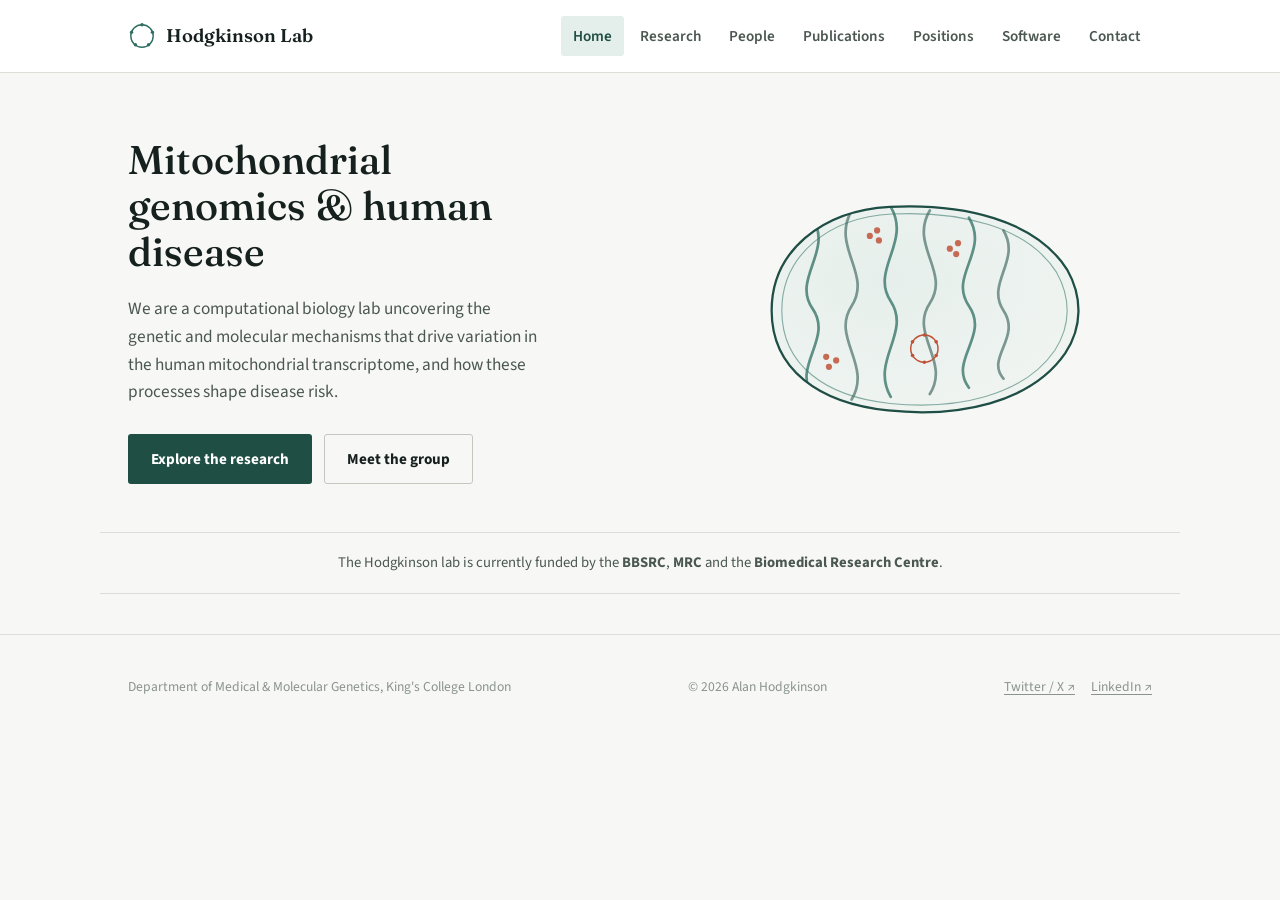
<file: docs/index.html>
<!DOCTYPE html>
<html lang="en">
<head>
<meta charset="UTF-8">
<meta name="viewport" content="width=device-width, initial-scale=1">
<title>Hodgkinson Lab</title>
<meta name="description" content="We are a computational biology lab uncovering the genetic and molecular mechanisms that drive variation in the human mitochondrial transcriptome, and how these processes shape disease risk.">
<link rel="canonical" href="https://www.hodgkinsonlab.org/index.html">
<link rel="icon" href="assets/images/favicon.svg" type="image/svg+xml">
<link rel="preconnect" href="https://fonts.googleapis.com">
<link rel="preconnect" href="https://fonts.gstatic.com" crossorigin>
<link href="https://fonts.googleapis.com/css2?family=Fraunces:opsz,wght@9..144,400;9..144,500;9..144,600&family=Source+Sans+3:wght@400;600;700&family=IBM+Plex+Mono:wght@400;500&display=swap" rel="stylesheet">
<link rel="stylesheet" href="assets/css/style.css">
</head>
<body>

<a class="skip-link" href="#main">Skip to content</a>

<header class="site-header">
  <div class="wrap header-inner">
    <a class="wordmark" href="index.html">
      <span class="wordmark-ring" aria-hidden="true">
        <svg viewBox="0 0 40 40" width="28" height="28">
          <circle cx="20" cy="20" r="16" fill="none" stroke="currentColor" stroke-width="2"/>
          <circle cx="20" cy="4" r="2.4" fill="currentColor"/>
          <circle cx="34.9" cy="14.6" r="2.4" fill="currentColor"/>
          <circle cx="29.4" cy="32.5" r="2.4" fill="currentColor"/>
          <circle cx="10.6" cy="32.5" r="2.4" fill="currentColor"/>
          <circle cx="5.1" cy="14.6" r="2.4" fill="currentColor"/>
        </svg>
      </span>
      Hodgkinson Lab
    </a>
    <button class="nav-toggle" aria-expanded="false" aria-controls="site-nav" id="navToggle">
      <span></span><span></span><span></span>
      <span class="sr-only">Menu</span>
    </button>
    <nav class="site-nav" id="site-nav">
      <a href="index.html" class="active" aria-current="page">Home</a>
      <a href="research.html">Research</a>
      <a href="people.html">People</a>
      <a href="publications.html">Publications</a>
      <a href="positions.html">Positions</a>
      <a href="software.html">Software</a>
      <a href="contact.html">Contact</a>
    </nav>
  </div>
</header>

<main id="main">

<section class="hero wrap">
  <div class="hero-text">
    <h1>Mitochondrial genomics &amp; human disease</h1>
    <p class="hero-lede">We are a computational biology lab uncovering the genetic and molecular mechanisms that drive variation in the human mitochondrial transcriptome, and how these processes shape disease risk.</p>
    <div class="hero-actions">
      <a class="button button-primary" href="research.html">Explore the research</a>
      <a class="button button-ghost" href="people.html">Meet the group</a>
    </div>
  </div>
  <div class="hero-art" aria-hidden="true">
<svg class="mito-hero" viewBox="0 0 440 320" role="img" aria-label="Stylised illustration of a mitochondrion, showing its folded inner membrane and clusters of mitochondrial DNA">
  <defs>
    <clipPath id="mitoClip">
      <path d="M 70,160 C 70,95 125,50 200,46 C 280,42 360,60 395,115 C 412,145 412,178 393,207 C 355,262 275,278 198,270 C 122,262 70,225 70,160 Z" />
    </clipPath>
    <radialGradient id="matrixTint" cx="38%" cy="35%" r="75%">
      <stop offset="0%" stop-color="var(--teal-tint)" stop-opacity="0.9" />
      <stop offset="100%" stop-color="var(--teal-tint)" stop-opacity="0.35" />
    </radialGradient>
  </defs>

  <!-- outer membrane, filled matrix -->
  <path class="mito-outer" d="M 70,160 C 70,95 125,50 200,46 C 280,42 360,60 395,115 C 412,145 412,178 393,207 C 355,262 275,278 198,270 C 122,262 70,225 70,160 Z" fill="url(#matrixTint)" />

  <!-- cristae (inner membrane folds), clipped to the organelle outline -->
  <g class="mito-cristae" clip-path="url(#mitoClip)">
    <path d="M 115,58 C 138,95 92,125 115,158 C 138,191 92,221 115,254" />
    <path d="M 158,50 C 135,90 181,120 158,155 C 135,190 181,220 158,258" />
    <path d="M 201,46 C 224,85 178,115 201,150 C 224,185 178,215 201,255" />
    <path d="M 244,50 C 221,88 267,118 244,152 C 221,186 267,216 244,252" />
    <path d="M 287,58 C 310,95 264,122 287,155 C 310,188 264,215 287,245" />
    <path d="M 325,72 C 345,105 305,130 325,160 C 345,190 305,212 325,235" />
  </g>

  <!-- inner membrane outline (subtle inset echo of the outer envelope) -->
  <path class="mito-inner" d="M 70,160 C 70,95 125,50 200,46 C 280,42 360,60 395,115 C 412,145 412,178 393,207 C 355,262 275,278 198,270 C 122,262 70,225 70,160 Z"
    transform="translate(230 160) scale(0.93) translate(-230 -160)" />

  <!-- outer membrane outline -->
  <path class="mito-outline" d="M 70,160 C 70,95 125,50 200,46 C 280,42 360,60 395,115 C 412,145 412,178 393,207 C 355,262 275,278 198,270 C 122,262 70,225 70,160 Z" />

  <!-- nucleoids: small clusters of mitochondrial DNA scattered in the matrix -->
  <g class="mito-nucleoid">
    <circle cx="133" cy="222" r="3.4" />
    <circle cx="141" cy="215" r="3.4" />
    <circle cx="130" cy="211" r="3.4" />
  </g>
  <g class="mito-nucleoid">
    <circle cx="266" cy="92" r="3.4" />
    <circle cx="275" cy="86" r="3.4" />
    <circle cx="273" cy="98" r="3.4" />
  </g>
  <g class="mito-nucleoid">
    <circle cx="178" cy="78" r="3.4" />
    <circle cx="186" cy="72" r="3.4" />
    <circle cx="188" cy="83" r="3.4" />
  </g>

  <!-- one nucleoid rendered as a mini circular genome, echoing the wordmark -->
  <g class="mito-ring-nucleoid" transform="translate(238 202)">
    <circle r="15" />
    <circle cx="0" cy="-15" r="2" />
    <circle cx="13" cy="-7.5" r="2" />
    <circle cx="13" cy="7.5" r="2" />
    <circle cx="0" cy="15" r="2" />
    <circle cx="-13" cy="7.5" r="2" />
    <circle cx="-13" cy="-7.5" r="2" />
  </g>
</svg>  </div>
</section>

<section class="wrap funding-strip">
  <p>The Hodgkinson lab is currently funded by the <strong>BBSRC</strong>, <strong>MRC</strong> and the <strong>Biomedical Research Centre</strong>.</p>
</section>

</main>

<footer class="site-footer">
  <div class="wrap footer-inner">
    <p class="footer-dept">Department of Medical &amp; Molecular Genetics, King&#39;s College London</p>
    <p class="footer-copyright">&copy; 2026 Alan Hodgkinson</p>
    <div class="footer-social">
      <a class="footer-twitter" href="https://twitter.com/alanjhodgkinson" target="_blank" rel="noopener">Twitter / X &#8599;</a>
      <a class="footer-linkedin" href="https://www.linkedin.com/in/alan-hodgkinson-40875022a/" target="_blank" rel="noopener">LinkedIn &#8599;</a>
    </div>
  </div>
</footer>

<script src="assets/js/nav.js"></script>
</body>
</html>
</file>
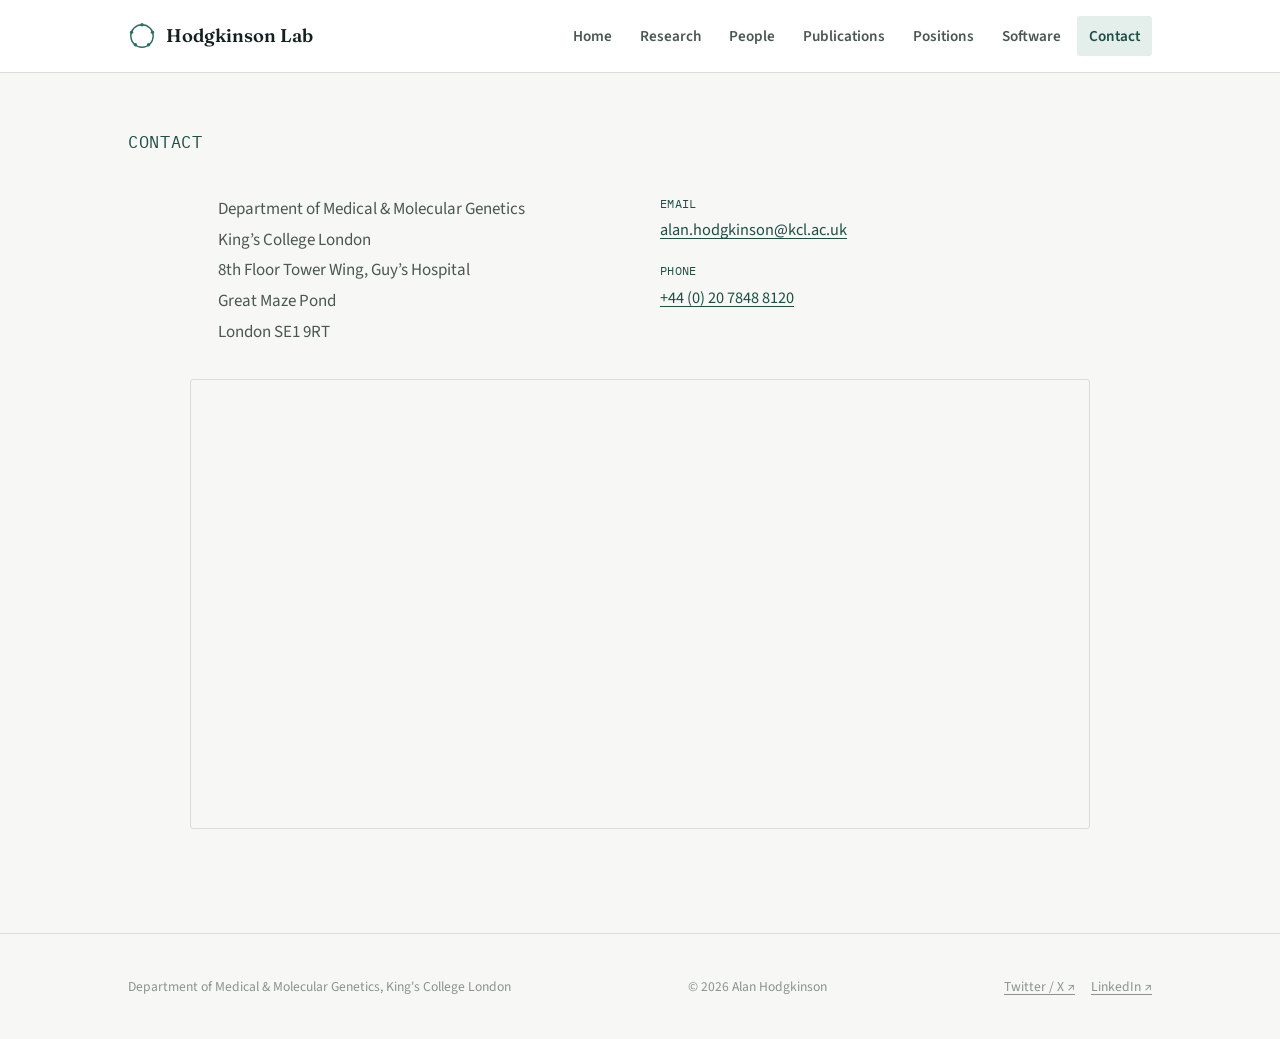
<file: docs/contact.html>
<!DOCTYPE html>
<html lang="en">
<head>
<meta charset="UTF-8">
<meta name="viewport" content="width=device-width, initial-scale=1">
<title>Contact | Hodgkinson Lab</title>
<meta name="description" content="Contact the Hodgkinson Lab, Department of Medical &amp; Molecular Genetics, King&#39;s College London.">
<link rel="canonical" href="https://www.hodgkinsonlab.org/contact.html">
<link rel="icon" href="assets/images/favicon.svg" type="image/svg+xml">
<link rel="preconnect" href="https://fonts.googleapis.com">
<link rel="preconnect" href="https://fonts.gstatic.com" crossorigin>
<link href="https://fonts.googleapis.com/css2?family=Fraunces:opsz,wght@9..144,400;9..144,500;9..144,600&family=Source+Sans+3:wght@400;600;700&family=IBM+Plex+Mono:wght@400;500&display=swap" rel="stylesheet">
<link rel="stylesheet" href="assets/css/style.css">
</head>
<body>

<a class="skip-link" href="#main">Skip to content</a>

<header class="site-header">
  <div class="wrap header-inner">
    <a class="wordmark" href="index.html">
      <span class="wordmark-ring" aria-hidden="true">
        <svg viewBox="0 0 40 40" width="28" height="28">
          <circle cx="20" cy="20" r="16" fill="none" stroke="currentColor" stroke-width="2"/>
          <circle cx="20" cy="4" r="2.4" fill="currentColor"/>
          <circle cx="34.9" cy="14.6" r="2.4" fill="currentColor"/>
          <circle cx="29.4" cy="32.5" r="2.4" fill="currentColor"/>
          <circle cx="10.6" cy="32.5" r="2.4" fill="currentColor"/>
          <circle cx="5.1" cy="14.6" r="2.4" fill="currentColor"/>
        </svg>
      </span>
      Hodgkinson Lab
    </a>
    <button class="nav-toggle" aria-expanded="false" aria-controls="site-nav" id="navToggle">
      <span></span><span></span><span></span>
      <span class="sr-only">Menu</span>
    </button>
    <nav class="site-nav" id="site-nav">
      <a href="index.html">Home</a>
      <a href="research.html">Research</a>
      <a href="people.html">People</a>
      <a href="publications.html">Publications</a>
      <a href="positions.html">Positions</a>
      <a href="software.html">Software</a>
      <a href="contact.html" class="active" aria-current="page">Contact</a>
    </nav>
  </div>
</header>

<main id="main">

<section class="wrap page-header">
  <p class="eyebrow">Contact</p>
</section>

<section class="wrap contact-block">
  <address>
    Department of Medical &amp; Molecular Genetics<br>
    King&rsquo;s College London<br>
    8th Floor Tower Wing, Guy&rsquo;s Hospital<br>
    Great Maze Pond<br>
    London SE1 9RT
  </address>

  <dl class="contact-details">
    <div>
      <dt>Email</dt>
      <dd><a href="mailto:alan.hodgkinson@kcl.ac.uk">alan.hodgkinson@kcl.ac.uk</a></dd>
    </div>
    <div>
      <dt>Phone</dt>
      <dd><a href="tel:+442078488120">+44 (0) 20 7848 8120</a></dd>
    </div>
  </dl>
</section>

<section class="wrap contact-map-wrap">
  <div class="contact-map">
    <iframe
      src="https://maps.google.com/maps?q=8th+Floor+Tower+Wing%2C+Guy%27s+Hospital%2C+Great+Maze+Pond%2C+London+SE1+9RT&t=&z=16&ie=UTF8&iwloc=&output=embed"
      loading="lazy"
      referrerpolicy="no-referrer-when-downgrade"
      title="Map showing the Department of Medical & Molecular Genetics, Guy's Hospital">
    </iframe>
  </div>
</section>

</main>

<footer class="site-footer">
  <div class="wrap footer-inner">
    <p class="footer-dept">Department of Medical &amp; Molecular Genetics, King&#39;s College London</p>
    <p class="footer-copyright">&copy; 2026 Alan Hodgkinson</p>
    <div class="footer-social">
      <a class="footer-twitter" href="https://twitter.com/alanjhodgkinson" target="_blank" rel="noopener">Twitter / X &#8599;</a>
      <a class="footer-linkedin" href="https://www.linkedin.com/in/alan-hodgkinson-40875022a/" target="_blank" rel="noopener">LinkedIn &#8599;</a>
    </div>
  </div>
</footer>

<script src="assets/js/nav.js"></script>
</body>
</html>
</file>
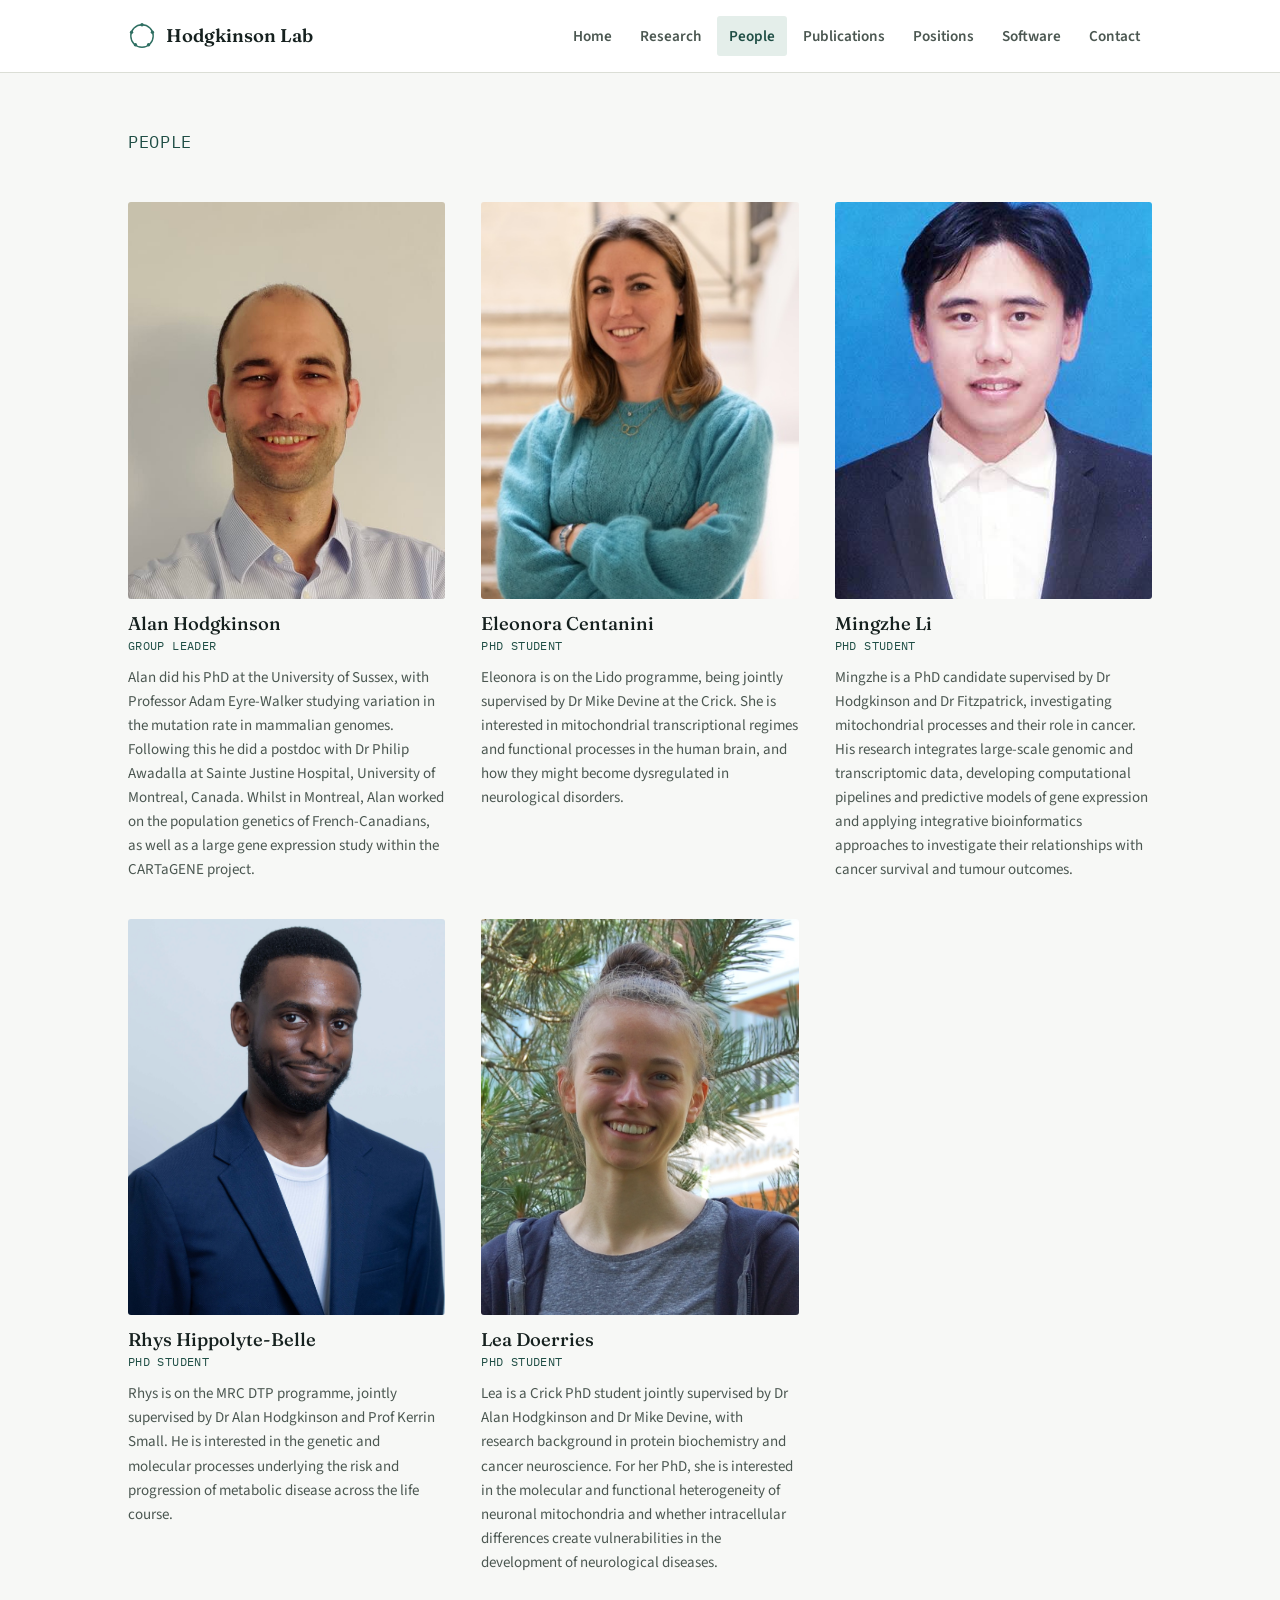
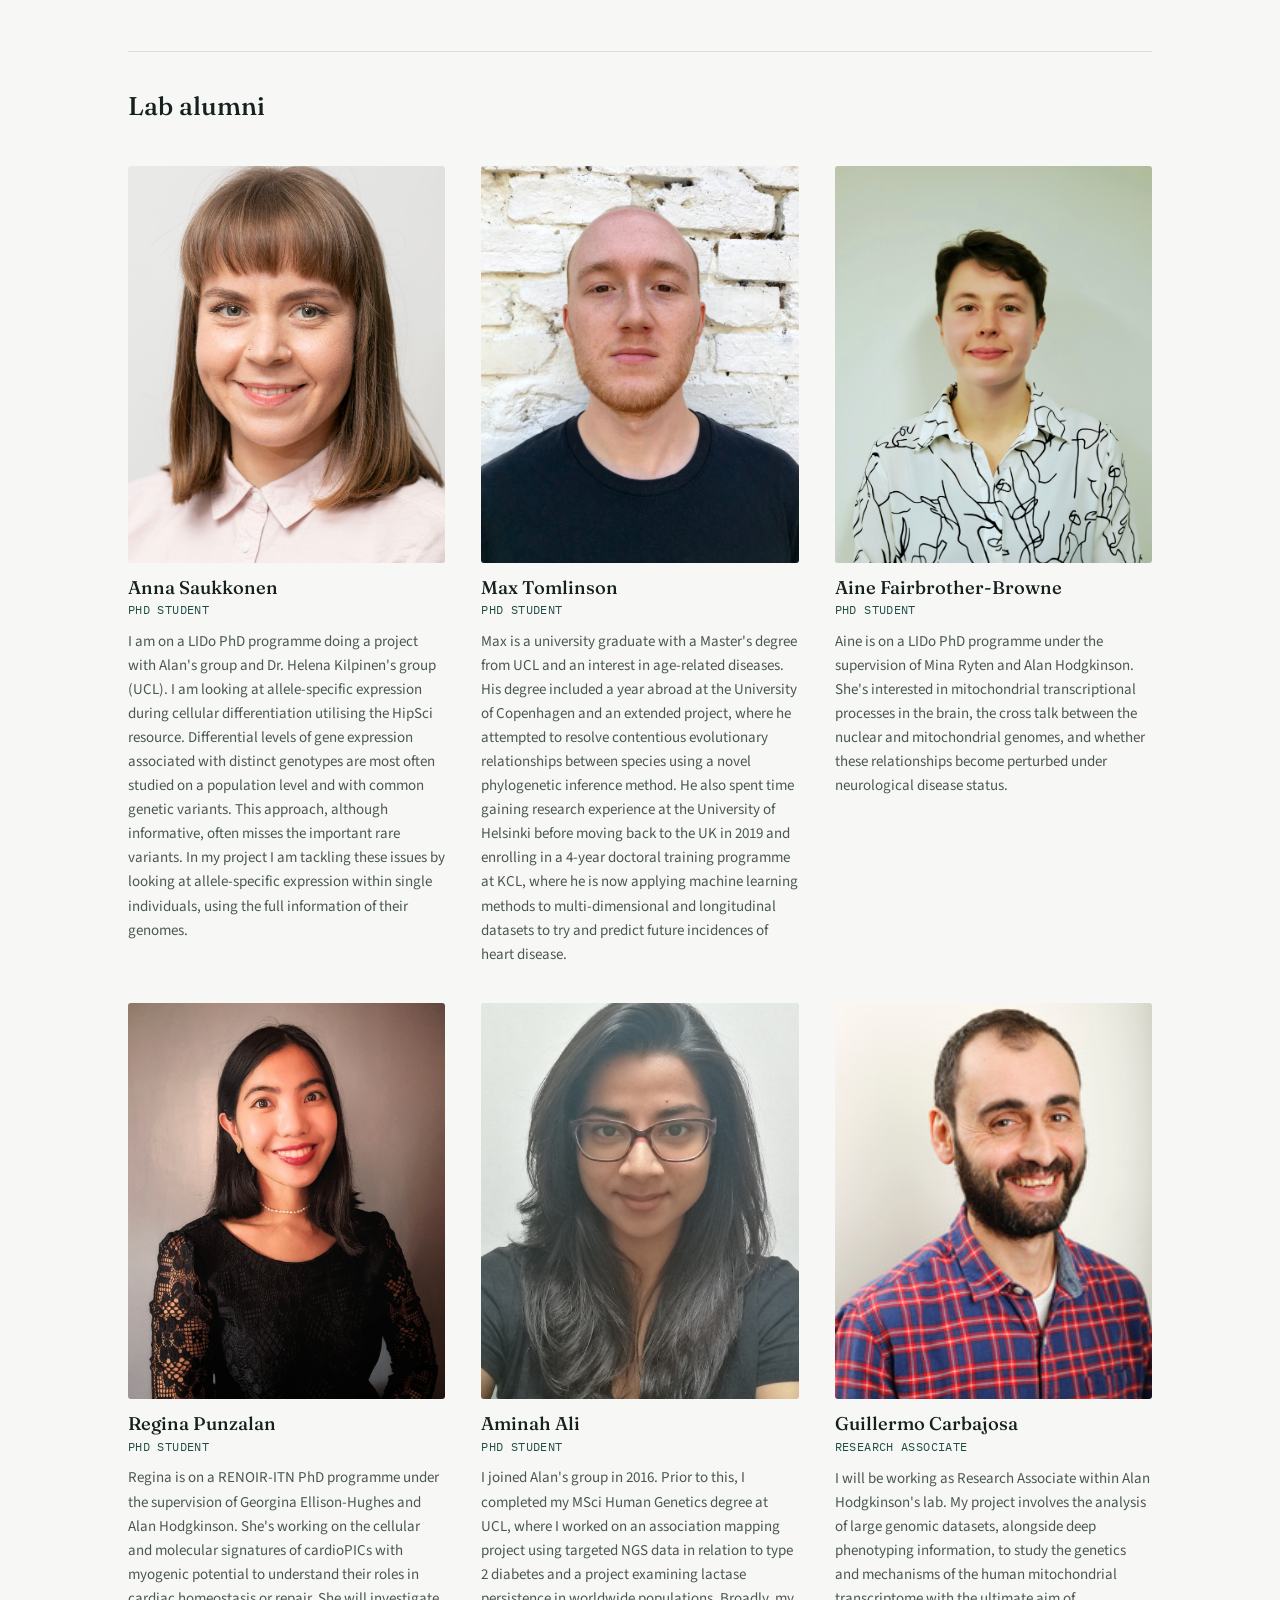
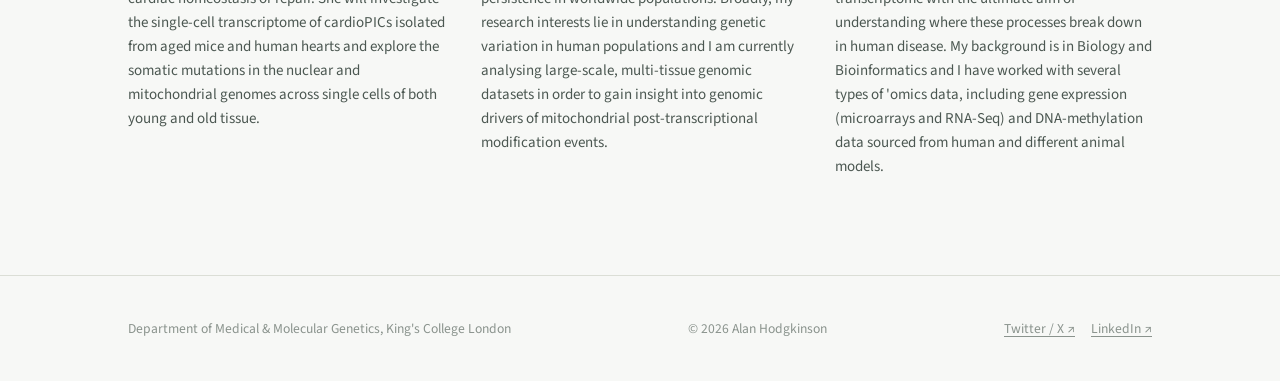
<file: docs/people.html>
<!DOCTYPE html>
<html lang="en">
<head>
<meta charset="UTF-8">
<meta name="viewport" content="width=device-width, initial-scale=1">
<title>People | Hodgkinson Lab</title>
<meta name="description" content="Meet the Hodgkinson Lab research group and alumni.">
<link rel="canonical" href="https://www.hodgkinsonlab.org/people.html">
<link rel="icon" href="assets/images/favicon.svg" type="image/svg+xml">
<link rel="preconnect" href="https://fonts.googleapis.com">
<link rel="preconnect" href="https://fonts.gstatic.com" crossorigin>
<link href="https://fonts.googleapis.com/css2?family=Fraunces:opsz,wght@9..144,400;9..144,500;9..144,600&family=Source+Sans+3:wght@400;600;700&family=IBM+Plex+Mono:wght@400;500&display=swap" rel="stylesheet">
<link rel="stylesheet" href="assets/css/style.css">
</head>
<body>

<a class="skip-link" href="#main">Skip to content</a>

<header class="site-header">
  <div class="wrap header-inner">
    <a class="wordmark" href="index.html">
      <span class="wordmark-ring" aria-hidden="true">
        <svg viewBox="0 0 40 40" width="28" height="28">
          <circle cx="20" cy="20" r="16" fill="none" stroke="currentColor" stroke-width="2"/>
          <circle cx="20" cy="4" r="2.4" fill="currentColor"/>
          <circle cx="34.9" cy="14.6" r="2.4" fill="currentColor"/>
          <circle cx="29.4" cy="32.5" r="2.4" fill="currentColor"/>
          <circle cx="10.6" cy="32.5" r="2.4" fill="currentColor"/>
          <circle cx="5.1" cy="14.6" r="2.4" fill="currentColor"/>
        </svg>
      </span>
      Hodgkinson Lab
    </a>
    <button class="nav-toggle" aria-expanded="false" aria-controls="site-nav" id="navToggle">
      <span></span><span></span><span></span>
      <span class="sr-only">Menu</span>
    </button>
    <nav class="site-nav" id="site-nav">
      <a href="index.html">Home</a>
      <a href="research.html">Research</a>
      <a href="people.html" class="active" aria-current="page">People</a>
      <a href="publications.html">Publications</a>
      <a href="positions.html">Positions</a>
      <a href="software.html">Software</a>
      <a href="contact.html">Contact</a>
    </nav>
  </div>
</header>

<main id="main">

<section class="wrap page-header">
  <p class="eyebrow">People</p>
</section>

<section class="wrap people-grid">
  <article class="person-card">
    <div class="person-photo">
      <img src="assets/images/people/alan-hodgkinson.jpg" alt="Alan Hodgkinson" loading="lazy">
    </div>
    <h3 class="person-name">Alan Hodgkinson</h3>
    <p class="person-role">Group Leader</p>
    <p class="person-bio">Alan did his PhD at the University of Sussex, with Professor Adam Eyre-Walker studying variation in the mutation rate in mammalian genomes. Following this he did a postdoc with Dr Philip Awadalla at Sainte Justine Hospital, University of Montreal, Canada. Whilst in Montreal, Alan worked on the population genetics of French-Canadians, as well as a large gene expression study within the CARTaGENE project.
</p>
  </article>
  <article class="person-card">
    <div class="person-photo">
      <img src="assets/images/people/eleonora-centanini.jpg" alt="Eleonora Centanini" loading="lazy">
    </div>
    <h3 class="person-name">Eleonora Centanini</h3>
    <p class="person-role">PhD Student</p>
    <p class="person-bio">Eleonora is on the Lido programme, being jointly supervised by Dr Mike Devine at the Crick.  She is interested in mitochondrial transcriptional regimes and functional processes in the  human brain, and how they might become dysregulated in neurological disorders.
</p>
  </article>
  <article class="person-card">
    <div class="person-photo">
      <img src="assets/images/people/mingzhe-li.jpg" alt="Mingzhe Li" loading="lazy">
    </div>
    <h3 class="person-name">Mingzhe Li</h3>
    <p class="person-role">PhD Student</p>
    <p class="person-bio">Mingzhe is a PhD candidate supervised by Dr Hodgkinson and Dr Fitzpatrick, investigating  mitochondrial processes and their role in cancer. His research integrates large-scale genomic  and transcriptomic data, developing computational pipelines and predictive models of  gene expression and applying integrative bioinformatics approaches to investigate  their relationships with cancer survival and tumour outcomes.
</p>
  </article>
  <article class="person-card">
    <div class="person-photo">
      <img src="assets/images/people/rhys-hippolyte-belle.jpg" alt="Rhys Hippolyte-Belle" loading="lazy">
    </div>
    <h3 class="person-name">Rhys Hippolyte-Belle</h3>
    <p class="person-role">PhD Student</p>
    <p class="person-bio">Rhys is on the MRC DTP programme, jointly supervised by Dr Alan Hodgkinson and Prof  Kerrin Small. He is interested in the genetic and molecular processes underlying  the risk and progression of metabolic disease across the life course.
</p>
  </article>
  <article class="person-card">
    <div class="person-photo">
      <img src="assets/images/people/lea-doerries.jpg" alt="Lea Doerries" loading="lazy">
    </div>
    <h3 class="person-name">Lea Doerries</h3>
    <p class="person-role">PhD Student</p>
    <p class="person-bio">Lea is a Crick PhD student jointly supervised by Dr Alan Hodgkinson and Dr Mike Devine,  with research background in protein biochemistry and cancer neuroscience. For her PhD,  she is interested in the molecular and functional heterogeneity of neuronal mitochondria  and whether intracellular differences create vulnerabilities in the development of  neurological diseases.
</p>
  </article>
</section>

<section class="wrap page-header alumni-header">
  <h2>Lab alumni</h2>
</section>

<section class="wrap people-grid">
  <article class="person-card">
    <div class="person-photo">
      <img src="assets/images/people/anna-saukonnen.jpg" alt="Anna Saukkonen" loading="lazy">
    </div>
    <h3 class="person-name">Anna Saukkonen</h3>
    <p class="person-role">PhD Student</p>
    <p class="person-bio">I am on a LIDo PhD programme doing a project with Alan&#39;s group and Dr. Helena Kilpinen&#39;s group (UCL). I am looking at allele-specific expression during cellular differentiation utilising the HipSci resource. Differential levels of gene expression associated with distinct genotypes are most often studied on a population level and with common genetic variants. This approach, although informative, often misses the important rare variants. In my project I am tackling these issues by looking at allele-specific expression within single individuals, using the full information of their genomes.
</p>
  </article>
  <article class="person-card">
    <div class="person-photo">
      <img src="assets/images/people/max-tomlinson.jpeg" alt="Max Tomlinson" loading="lazy">
    </div>
    <h3 class="person-name">Max Tomlinson</h3>
    <p class="person-role">PhD Student</p>
    <p class="person-bio">Max is a university graduate with a Master&#39;s degree from UCL and an interest in age-related diseases. His degree included a year abroad at the University of Copenhagen and an extended project, where he attempted to resolve contentious evolutionary relationships between species using a novel phylogenetic inference method. He also spent time gaining research experience at the University of Helsinki before moving back to the UK in 2019 and enrolling in a 4-year doctoral training programme at KCL, where he is now applying machine learning methods to multi-dimensional and longitudinal datasets to try and predict future incidences of heart disease.
</p>
  </article>
  <article class="person-card">
    <div class="person-photo">
      <img src="assets/images/people/aine-fairbrother-browne.jpg" alt="Aine Fairbrother-Browne" loading="lazy">
    </div>
    <h3 class="person-name">Aine Fairbrother-Browne</h3>
    <p class="person-role">PhD Student</p>
    <p class="person-bio">Aine is on a LIDo PhD programme under the supervision of Mina Ryten and Alan Hodgkinson. She&#39;s interested in mitochondrial transcriptional processes in the brain, the cross talk between the nuclear and mitochondrial genomes, and whether these relationships become perturbed under neurological disease status.
</p>
  </article>
  <article class="person-card">
    <div class="person-photo">
      <img src="assets/images/people/regina-punzalan.jpeg" alt="Regina Punzalan" loading="lazy">
    </div>
    <h3 class="person-name">Regina Punzalan</h3>
    <p class="person-role">PhD Student</p>
    <p class="person-bio">Regina is on a RENOIR-ITN PhD programme under the supervision of Georgina Ellison-Hughes and Alan Hodgkinson. She&#39;s working on the cellular and molecular signatures of cardioPICs with myogenic potential to understand their roles in cardiac homeostasis or repair. She will investigate the single-cell transcriptome of cardioPICs isolated from aged mice and human hearts and explore the somatic mutations in the nuclear and mitochondrial genomes across single cells of both young and old tissue.
</p>
  </article>
  <article class="person-card">
    <div class="person-photo">
      <img src="assets/images/people/aminah-ali.jpg" alt="Aminah Ali" loading="lazy">
    </div>
    <h3 class="person-name">Aminah Ali</h3>
    <p class="person-role">PhD Student</p>
    <p class="person-bio">I joined Alan&#39;s group in 2016. Prior to this, I completed my MSci Human Genetics degree at UCL, where I worked on an association mapping project using targeted NGS data in relation to type 2 diabetes and a project examining lactase persistence in worldwide populations. Broadly, my research interests lie in understanding genetic variation in human populations and I am currently analysing large-scale, multi-tissue genomic datasets in order to gain insight into genomic drivers of mitochondrial post-transcriptional modification events.
</p>
  </article>
  <article class="person-card">
    <div class="person-photo">
      <img src="assets/images/people/guillermo-carbajosa.jpeg" alt="Guillermo Carbajosa" loading="lazy">
    </div>
    <h3 class="person-name">Guillermo Carbajosa</h3>
    <p class="person-role">Research Associate</p>
    <p class="person-bio">I will be working as Research Associate within Alan Hodgkinson&#39;s lab. My project involves the analysis of large genomic datasets, alongside deep phenotyping information, to study the genetics and mechanisms of the human mitochondrial transcriptome with the ultimate aim of understanding where these processes break down in human disease. My background is in Biology and Bioinformatics and I have worked with several types of &#39;omics data, including gene expression (microarrays and RNA-Seq) and DNA-methylation data sourced from human and different animal models.
</p>
  </article>
</section>

</main>

<footer class="site-footer">
  <div class="wrap footer-inner">
    <p class="footer-dept">Department of Medical &amp; Molecular Genetics, King&#39;s College London</p>
    <p class="footer-copyright">&copy; 2026 Alan Hodgkinson</p>
    <div class="footer-social">
      <a class="footer-twitter" href="https://twitter.com/alanjhodgkinson" target="_blank" rel="noopener">Twitter / X &#8599;</a>
      <a class="footer-linkedin" href="https://www.linkedin.com/in/alan-hodgkinson-40875022a/" target="_blank" rel="noopener">LinkedIn &#8599;</a>
    </div>
  </div>
</footer>

<script src="assets/js/nav.js"></script>
</body>
</html>
</file>
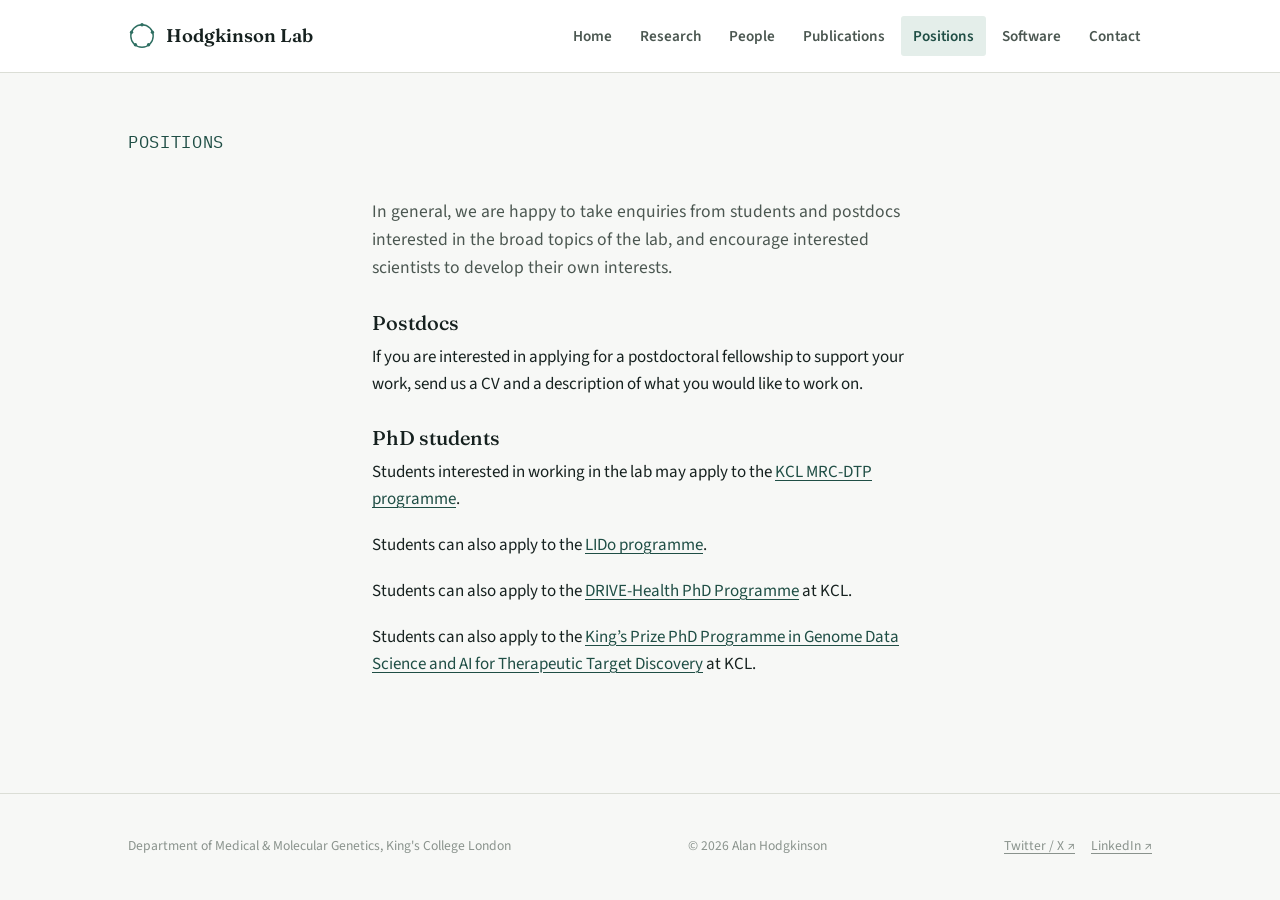
<file: docs/positions.html>
<!DOCTYPE html>
<html lang="en">
<head>
<meta charset="UTF-8">
<meta name="viewport" content="width=device-width, initial-scale=1">
<title>Positions | Hodgkinson Lab</title>
<meta name="description" content="PhD and postdoc opportunities in the Hodgkinson Lab.">
<link rel="canonical" href="https://www.hodgkinsonlab.org/positions.html">
<link rel="icon" href="assets/images/favicon.svg" type="image/svg+xml">
<link rel="preconnect" href="https://fonts.googleapis.com">
<link rel="preconnect" href="https://fonts.gstatic.com" crossorigin>
<link href="https://fonts.googleapis.com/css2?family=Fraunces:opsz,wght@9..144,400;9..144,500;9..144,600&family=Source+Sans+3:wght@400;600;700&family=IBM+Plex+Mono:wght@400;500&display=swap" rel="stylesheet">
<link rel="stylesheet" href="assets/css/style.css">
</head>
<body>

<a class="skip-link" href="#main">Skip to content</a>

<header class="site-header">
  <div class="wrap header-inner">
    <a class="wordmark" href="index.html">
      <span class="wordmark-ring" aria-hidden="true">
        <svg viewBox="0 0 40 40" width="28" height="28">
          <circle cx="20" cy="20" r="16" fill="none" stroke="currentColor" stroke-width="2"/>
          <circle cx="20" cy="4" r="2.4" fill="currentColor"/>
          <circle cx="34.9" cy="14.6" r="2.4" fill="currentColor"/>
          <circle cx="29.4" cy="32.5" r="2.4" fill="currentColor"/>
          <circle cx="10.6" cy="32.5" r="2.4" fill="currentColor"/>
          <circle cx="5.1" cy="14.6" r="2.4" fill="currentColor"/>
        </svg>
      </span>
      Hodgkinson Lab
    </a>
    <button class="nav-toggle" aria-expanded="false" aria-controls="site-nav" id="navToggle">
      <span></span><span></span><span></span>
      <span class="sr-only">Menu</span>
    </button>
    <nav class="site-nav" id="site-nav">
      <a href="index.html">Home</a>
      <a href="research.html">Research</a>
      <a href="people.html">People</a>
      <a href="publications.html">Publications</a>
      <a href="positions.html" class="active" aria-current="page">Positions</a>
      <a href="software.html">Software</a>
      <a href="contact.html">Contact</a>
    </nav>
  </div>
</header>

<main id="main">

<section class="wrap page-header">
  <p class="eyebrow">Positions</p>
</section>

<section class="wrap prose-block">
  <p class="lede">
    In general, we are happy to take enquiries from students and postdocs interested
    in the broad topics of the lab, and encourage interested scientists to develop
    their own interests.
  </p>

  <div class="position-block">
    <h2>Postdocs</h2>
    <p>
      If you are interested in applying for a postdoctoral fellowship to support your
      work, send us a CV and a description of what you would like to work on.
    </p>
  </div>

  <div class="position-block">
    <h2>PhD students</h2>
    <p>
      Students interested in working in the lab may apply to the
      <a href="https://kcl-mrcdtp.com" target="_blank" rel="noopener">KCL MRC-DTP programme</a>.
    </p>
    <p>
      Students can also apply to the
      <a href="http://lido-dtp.ac.uk" target="_blank" rel="noopener">LIDo programme</a>.
    </p>
    <p>
      Students can also apply to the
      <a href="http://drive-health.org" target="_blank" rel="noopener">DRIVE-Health PhD Programme</a>
      at KCL.
    </p>
    <p>
      Students can also apply to the
      <a href="https://www.kcl.ac.uk/research/target-discovery-cdt" target="_blank" rel="noopener">King&rsquo;s Prize PhD Programme in Genome Data Science and AI for Therapeutic Target Discovery</a>
      at KCL.
    </p>
  </div>
</section>

</main>

<footer class="site-footer">
  <div class="wrap footer-inner">
    <p class="footer-dept">Department of Medical &amp; Molecular Genetics, King&#39;s College London</p>
    <p class="footer-copyright">&copy; 2026 Alan Hodgkinson</p>
    <div class="footer-social">
      <a class="footer-twitter" href="https://twitter.com/alanjhodgkinson" target="_blank" rel="noopener">Twitter / X &#8599;</a>
      <a class="footer-linkedin" href="https://www.linkedin.com/in/alan-hodgkinson-40875022a/" target="_blank" rel="noopener">LinkedIn &#8599;</a>
    </div>
  </div>
</footer>

<script src="assets/js/nav.js"></script>
</body>
</html>
</file>
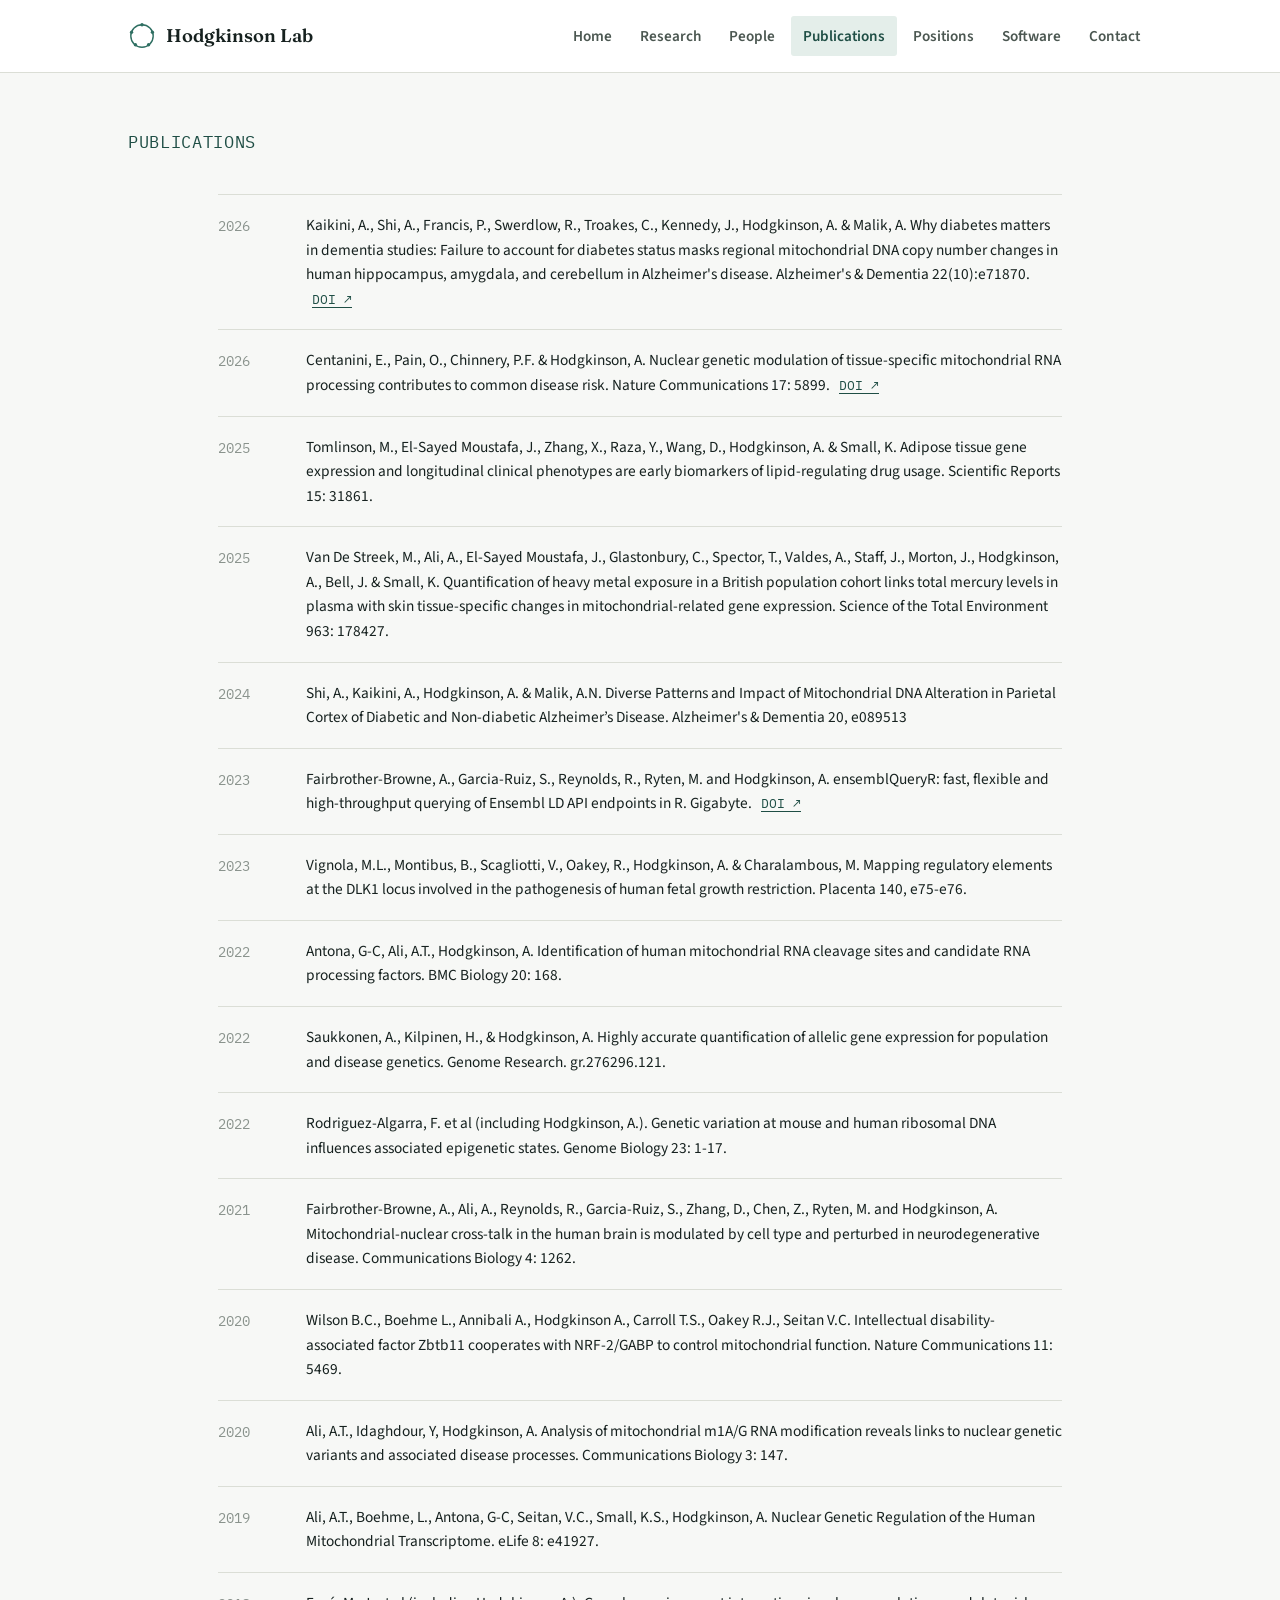
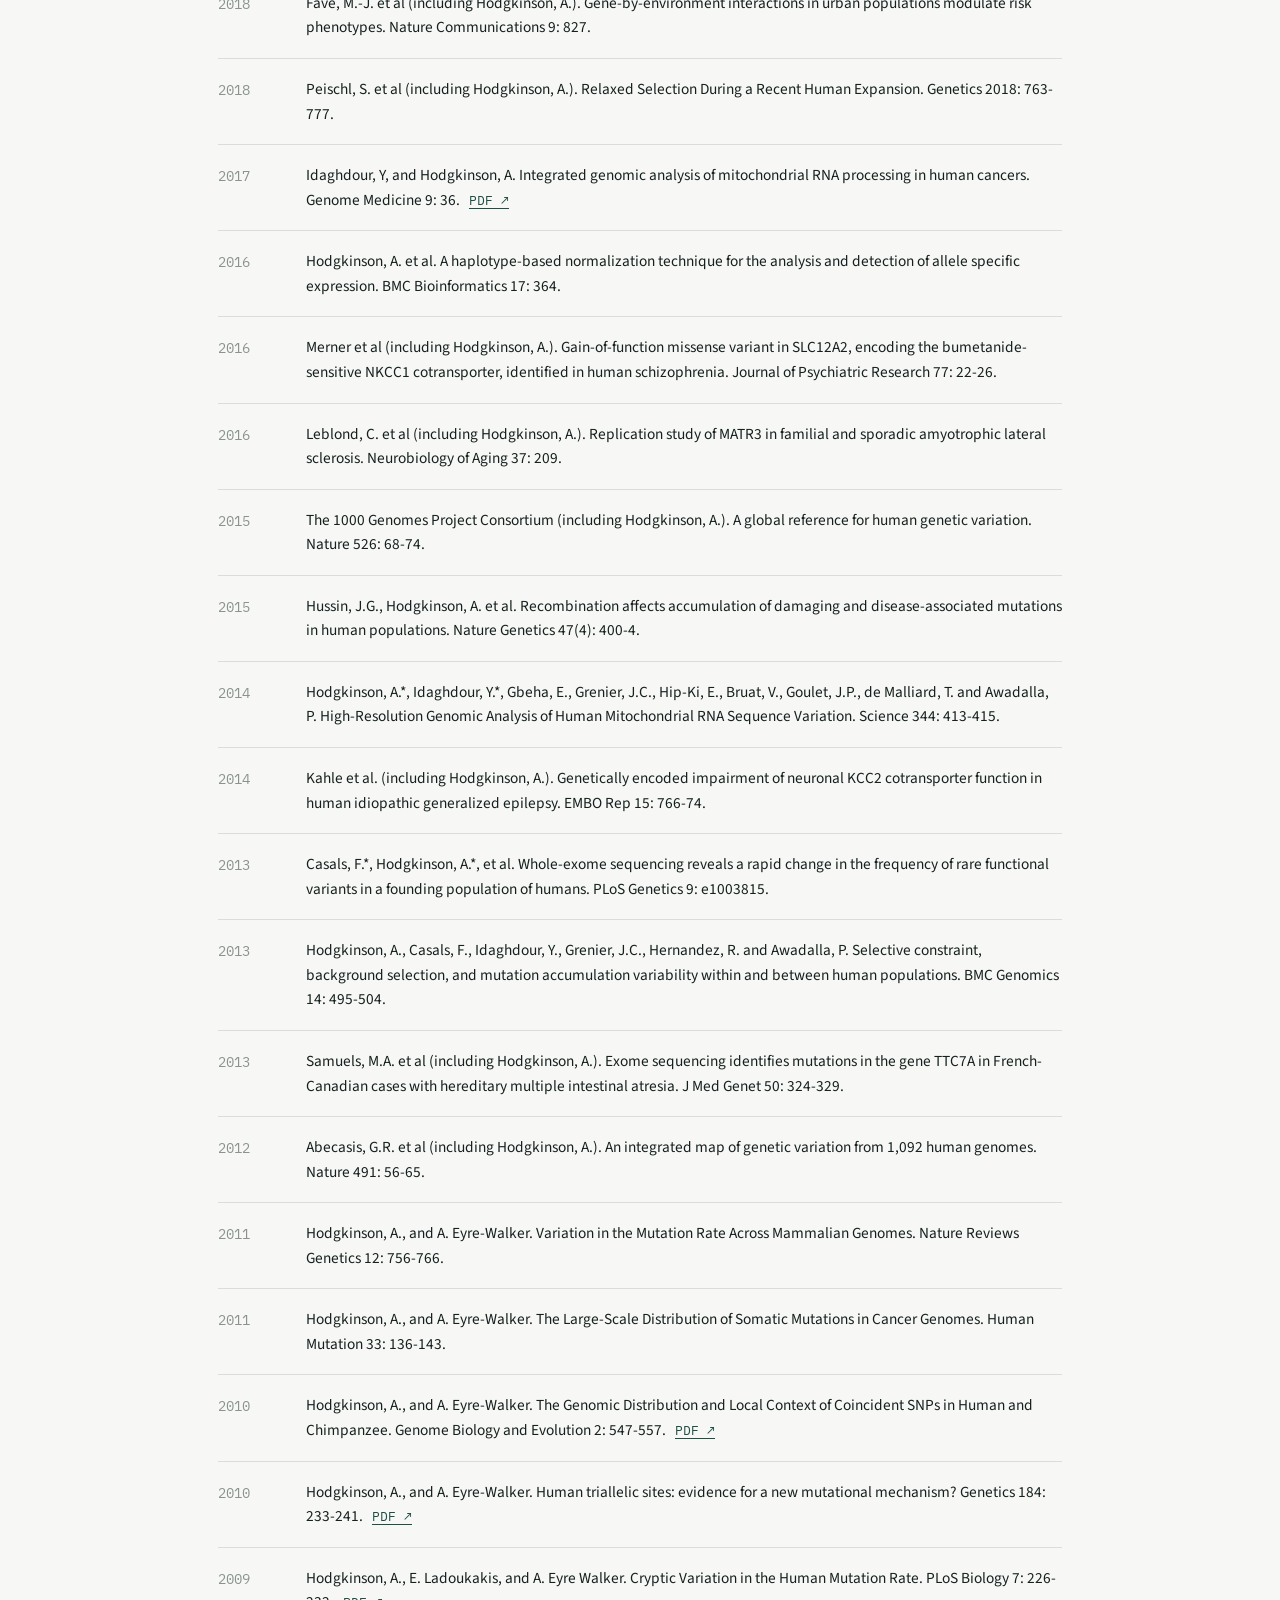
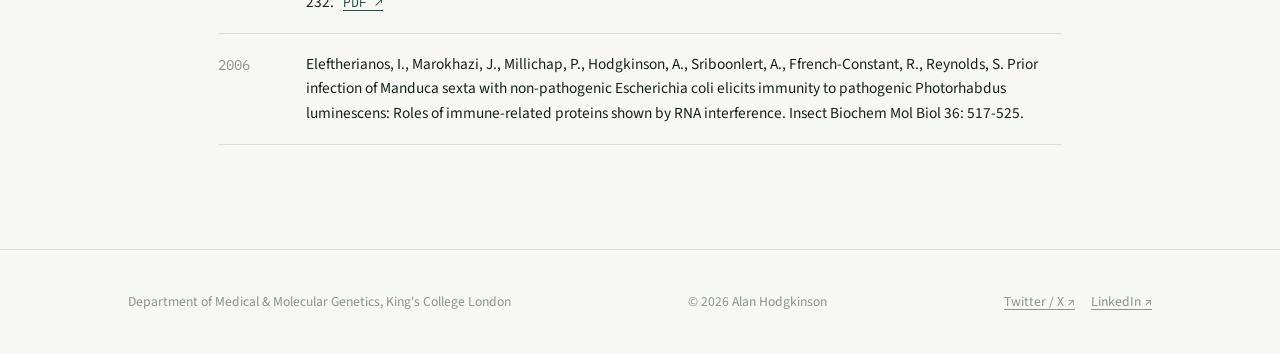
<file: docs/publications.html>
<!DOCTYPE html>
<html lang="en">
<head>
<meta charset="UTF-8">
<meta name="viewport" content="width=device-width, initial-scale=1">
<title>Publications | Hodgkinson Lab</title>
<meta name="description" content="Publications from the Hodgkinson Lab, King&#39;s College London.">
<link rel="canonical" href="https://www.hodgkinsonlab.org/publications.html">
<link rel="icon" href="assets/images/favicon.svg" type="image/svg+xml">
<link rel="preconnect" href="https://fonts.googleapis.com">
<link rel="preconnect" href="https://fonts.gstatic.com" crossorigin>
<link href="https://fonts.googleapis.com/css2?family=Fraunces:opsz,wght@9..144,400;9..144,500;9..144,600&family=Source+Sans+3:wght@400;600;700&family=IBM+Plex+Mono:wght@400;500&display=swap" rel="stylesheet">
<link rel="stylesheet" href="assets/css/style.css">
</head>
<body>

<a class="skip-link" href="#main">Skip to content</a>

<header class="site-header">
  <div class="wrap header-inner">
    <a class="wordmark" href="index.html">
      <span class="wordmark-ring" aria-hidden="true">
        <svg viewBox="0 0 40 40" width="28" height="28">
          <circle cx="20" cy="20" r="16" fill="none" stroke="currentColor" stroke-width="2"/>
          <circle cx="20" cy="4" r="2.4" fill="currentColor"/>
          <circle cx="34.9" cy="14.6" r="2.4" fill="currentColor"/>
          <circle cx="29.4" cy="32.5" r="2.4" fill="currentColor"/>
          <circle cx="10.6" cy="32.5" r="2.4" fill="currentColor"/>
          <circle cx="5.1" cy="14.6" r="2.4" fill="currentColor"/>
        </svg>
      </span>
      Hodgkinson Lab
    </a>
    <button class="nav-toggle" aria-expanded="false" aria-controls="site-nav" id="navToggle">
      <span></span><span></span><span></span>
      <span class="sr-only">Menu</span>
    </button>
    <nav class="site-nav" id="site-nav">
      <a href="index.html">Home</a>
      <a href="research.html">Research</a>
      <a href="people.html">People</a>
      <a href="publications.html" class="active" aria-current="page">Publications</a>
      <a href="positions.html">Positions</a>
      <a href="software.html">Software</a>
      <a href="contact.html">Contact</a>
    </nav>
  </div>
</header>

<main id="main">

<section class="wrap page-header">
  <p class="eyebrow">Publications</p>
</section>

<section class="wrap pub-list">
  <article class="pub-entry">
    <span class="pub-year">2026</span>
    <span class="pub-citation">
      Kaikini, A., Shi, A., Francis, P., Swerdlow, R., Troakes, C., Kennedy, J., Hodgkinson, A. &amp; Malik, A.  Why diabetes matters in dementia studies: Failure to account for diabetes status masks regional  mitochondrial DNA copy number changes in human hippocampus, amygdala, and cerebellum in  Alzheimer&#39;s disease. Alzheimer&#39;s &amp; Dementia 22(10):e71870.

<a class="pub-link" href="https://doi.org/10.1002/alz.71870" target="_blank" rel="noopener">DOI &#8599;</a>    </span>
  </article>
  <article class="pub-entry">
    <span class="pub-year">2026</span>
    <span class="pub-citation">
      Centanini, E., Pain, O., Chinnery, P.F. &amp; Hodgkinson, A. Nuclear genetic modulation of tissue-specific mitochondrial RNA processing contributes to common disease risk. Nature Communications 17: 5899.

<a class="pub-link" href="https://doi.org/10.1038/s41467-026-72649-5" target="_blank" rel="noopener">DOI &#8599;</a>    </span>
  </article>
  <article class="pub-entry">
    <span class="pub-year">2025</span>
    <span class="pub-citation">
      Tomlinson, M., El-Sayed Moustafa, J., Zhang, X., Raza, Y., Wang, D., Hodgkinson, A. &amp; Small, K. Adipose tissue gene expression and longitudinal clinical phenotypes are early biomarkers  of lipid-regulating drug usage. Scientific Reports 15: 31861.

    </span>
  </article>
  <article class="pub-entry">
    <span class="pub-year">2025</span>
    <span class="pub-citation">
      Van De Streek, M., Ali, A., El-Sayed Moustafa, J., Glastonbury, C., Spector, T., Valdes, A., Staff, J., Morton, J., Hodgkinson, A., Bell, J. &amp; Small, K. Quantification of heavy metal exposure in a British population cohort links total mercury levels in plasma with skin tissue-specific changes in mitochondrial-related gene expression. Science of the Total Environment 963: 178427.

    </span>
  </article>
  <article class="pub-entry">
    <span class="pub-year">2024</span>
    <span class="pub-citation">
      Shi, A., Kaikini, A., Hodgkinson, A. &amp; Malik, A.N. Diverse Patterns and Impact of  Mitochondrial DNA Alteration in Parietal Cortex of Diabetic and Non‐diabetic Alzheimer’s  Disease. Alzheimer&#39;s &amp; Dementia 20, e089513

    </span>
  </article>
  <article class="pub-entry">
    <span class="pub-year">2023</span>
    <span class="pub-citation">
      Fairbrother-Browne, A., Garcia-Ruiz, S., Reynolds, R., Ryten, M. and Hodgkinson, A. ensemblQueryR: fast, flexible and high-throughput querying of Ensembl LD API endpoints in R. Gigabyte.

<a class="pub-link" href="https://doi.org/10.46471/gigabyte.91" target="_blank" rel="noopener">DOI &#8599;</a>    </span>
  </article>
  <article class="pub-entry">
    <span class="pub-year">2023</span>
    <span class="pub-citation">
      Vignola, M.L., Montibus, B., Scagliotti, V., Oakey, R., Hodgkinson, A. &amp; Charalambous, M. Mapping regulatory elements at the DLK1 locus involved in the pathogenesis of human fetal  growth restriction. Placenta 140, e75-e76.

    </span>
  </article>
  <article class="pub-entry">
    <span class="pub-year">2022</span>
    <span class="pub-citation">
      Antona, G-C, Ali, A.T., Hodgkinson, A. Identification of human mitochondrial RNA cleavage sites and candidate RNA processing factors. BMC Biology 20: 168.

    </span>
  </article>
  <article class="pub-entry">
    <span class="pub-year">2022</span>
    <span class="pub-citation">
      Saukkonen, A., Kilpinen, H., &amp; Hodgkinson, A. Highly accurate quantification of allelic gene expression for population and disease genetics. Genome Research. gr.276296.121.

    </span>
  </article>
  <article class="pub-entry">
    <span class="pub-year">2022</span>
    <span class="pub-citation">
      Rodriguez-Algarra, F. et al (including Hodgkinson, A.). Genetic variation at mouse and human ribosomal DNA influences associated epigenetic states. Genome Biology 23: 1-17.

    </span>
  </article>
  <article class="pub-entry">
    <span class="pub-year">2021</span>
    <span class="pub-citation">
      Fairbrother-Browne, A., Ali, A., Reynolds, R., Garcia-Ruiz, S., Zhang, D., Chen, Z., Ryten, M. and Hodgkinson, A. Mitochondrial-nuclear cross-talk in the human brain is modulated by cell type and perturbed in neurodegenerative disease. Communications Biology 4: 1262.

    </span>
  </article>
  <article class="pub-entry">
    <span class="pub-year">2020</span>
    <span class="pub-citation">
      Wilson B.C., Boehme L., Annibali A., Hodgkinson A., Carroll T.S., Oakey R.J., Seitan V.C. Intellectual disability-associated factor Zbtb11 cooperates with NRF-2/GABP to control mitochondrial function. Nature Communications 11: 5469.

    </span>
  </article>
  <article class="pub-entry">
    <span class="pub-year">2020</span>
    <span class="pub-citation">
      Ali, A.T., Idaghdour, Y, Hodgkinson, A. Analysis of mitochondrial m1A/G RNA modification reveals links to nuclear genetic variants and associated disease processes. Communications Biology 3: 147.

    </span>
  </article>
  <article class="pub-entry">
    <span class="pub-year">2019</span>
    <span class="pub-citation">
      Ali, A.T., Boehme, L., Antona, G-C, Seitan, V.C., Small, K.S., Hodgkinson, A. Nuclear Genetic Regulation of the Human Mitochondrial Transcriptome. eLife 8: e41927.

    </span>
  </article>
  <article class="pub-entry">
    <span class="pub-year">2018</span>
    <span class="pub-citation">
      Favé, M.-J. et al (including Hodgkinson, A.). Gene-by-environment interactions in urban populations modulate risk phenotypes. Nature Communications 9: 827.

    </span>
  </article>
  <article class="pub-entry">
    <span class="pub-year">2018</span>
    <span class="pub-citation">
      Peischl, S. et al (including Hodgkinson, A.). Relaxed Selection During a Recent Human Expansion. Genetics 2018: 763-777.

    </span>
  </article>
  <article class="pub-entry">
    <span class="pub-year">2017</span>
    <span class="pub-citation">
      Idaghdour, Y, and Hodgkinson, A. Integrated genomic analysis of mitochondrial RNA processing in human cancers. Genome Medicine 9: 36.

<a class="pub-link" href="https://www.hodgkinsonlab.org/_files/ugd/99470f_de24954193774b7eaaa6c139e2d2a2a1.pdf" target="_blank" rel="noopener">PDF &#8599;</a>    </span>
  </article>
  <article class="pub-entry">
    <span class="pub-year">2016</span>
    <span class="pub-citation">
      Hodgkinson, A. et al. A haplotype-based normalization technique for the analysis and detection of allele specific expression. BMC Bioinformatics 17: 364.

    </span>
  </article>
  <article class="pub-entry">
    <span class="pub-year">2016</span>
    <span class="pub-citation">
      Merner et al (including Hodgkinson, A.). Gain-of-function missense variant in SLC12A2, encoding the bumetanide-sensitive NKCC1 cotransporter, identified in human schizophrenia. Journal of Psychiatric Research 77: 22-26.

    </span>
  </article>
  <article class="pub-entry">
    <span class="pub-year">2016</span>
    <span class="pub-citation">
      Leblond, C. et al (including Hodgkinson, A.). Replication study of MATR3 in familial and sporadic amyotrophic lateral sclerosis. Neurobiology of Aging 37: 209.

    </span>
  </article>
  <article class="pub-entry">
    <span class="pub-year">2015</span>
    <span class="pub-citation">
      The 1000 Genomes Project Consortium (including Hodgkinson, A.). A global reference for human genetic variation. Nature 526: 68-74.

    </span>
  </article>
  <article class="pub-entry">
    <span class="pub-year">2015</span>
    <span class="pub-citation">
      Hussin, J.G., Hodgkinson, A. et al. Recombination affects accumulation of damaging and disease-associated mutations in human populations. Nature Genetics 47(4): 400-4.

    </span>
  </article>
  <article class="pub-entry">
    <span class="pub-year">2014</span>
    <span class="pub-citation">
      Hodgkinson, A.*, Idaghdour, Y.*, Gbeha, E., Grenier, J.C., Hip-Ki, E., Bruat, V., Goulet, J.P., de Malliard, T. and Awadalla, P. High-Resolution Genomic Analysis of Human Mitochondrial RNA Sequence Variation. Science 344: 413-415.

    </span>
  </article>
  <article class="pub-entry">
    <span class="pub-year">2014</span>
    <span class="pub-citation">
      Kahle et al. (including Hodgkinson, A.). Genetically encoded impairment of neuronal KCC2 cotransporter function in human idiopathic generalized epilepsy. EMBO Rep 15: 766-74.

    </span>
  </article>
  <article class="pub-entry">
    <span class="pub-year">2013</span>
    <span class="pub-citation">
      Casals, F.*, Hodgkinson, A.*, et al. Whole-exome sequencing reveals a rapid change in the frequency of rare functional variants in a founding population of humans. PLoS Genetics 9: e1003815.

    </span>
  </article>
  <article class="pub-entry">
    <span class="pub-year">2013</span>
    <span class="pub-citation">
      Hodgkinson, A., Casals, F., Idaghdour, Y., Grenier, J.C., Hernandez, R. and Awadalla, P. Selective constraint, background selection, and mutation accumulation variability within and between human populations. BMC Genomics 14: 495-504.

    </span>
  </article>
  <article class="pub-entry">
    <span class="pub-year">2013</span>
    <span class="pub-citation">
      Samuels, M.A. et al (including Hodgkinson, A.). Exome sequencing identifies mutations in the gene TTC7A in French-Canadian cases with hereditary multiple intestinal atresia. J Med Genet 50: 324-329.

    </span>
  </article>
  <article class="pub-entry">
    <span class="pub-year">2012</span>
    <span class="pub-citation">
      Abecasis, G.R. et al (including Hodgkinson, A.). An integrated map of genetic variation from 1,092 human genomes. Nature 491: 56-65.

    </span>
  </article>
  <article class="pub-entry">
    <span class="pub-year">2011</span>
    <span class="pub-citation">
      Hodgkinson, A., and A. Eyre-Walker. Variation in the Mutation Rate Across Mammalian Genomes. Nature Reviews Genetics 12: 756-766.

    </span>
  </article>
  <article class="pub-entry">
    <span class="pub-year">2011</span>
    <span class="pub-citation">
      Hodgkinson, A., and A. Eyre-Walker. The Large-Scale Distribution of Somatic Mutations in Cancer Genomes. Human Mutation 33: 136-143.

    </span>
  </article>
  <article class="pub-entry">
    <span class="pub-year">2010</span>
    <span class="pub-citation">
      Hodgkinson, A., and A. Eyre-Walker. The Genomic Distribution and Local Context of Coincident SNPs in Human and Chimpanzee. Genome Biology and Evolution 2: 547-557.

<a class="pub-link" href="https://www.hodgkinsonlab.org/_files/ugd/99470f_b62427dc4091408d9280bc6f048c3227.pdf" target="_blank" rel="noopener">PDF &#8599;</a>    </span>
  </article>
  <article class="pub-entry">
    <span class="pub-year">2010</span>
    <span class="pub-citation">
      Hodgkinson, A., and A. Eyre-Walker. Human triallelic sites: evidence for a new mutational mechanism? Genetics 184: 233-241.

<a class="pub-link" href="https://www.hodgkinsonlab.org/_files/ugd/99470f_331ebc4a743d48639b2af0df26b37b40.pdf" target="_blank" rel="noopener">PDF &#8599;</a>    </span>
  </article>
  <article class="pub-entry">
    <span class="pub-year">2009</span>
    <span class="pub-citation">
      Hodgkinson, A., E. Ladoukakis, and A. Eyre Walker. Cryptic Variation in the Human Mutation Rate. PLoS Biology 7: 226-232.

<a class="pub-link" href="https://www.hodgkinsonlab.org/_files/ugd/99470f_f8f06abc249a45ac9fbbf96592c9b3fe.pdf" target="_blank" rel="noopener">PDF &#8599;</a>    </span>
  </article>
  <article class="pub-entry">
    <span class="pub-year">2006</span>
    <span class="pub-citation">
      Eleftherianos, I., Marokhazi, J., Millichap, P., Hodgkinson, A., Sriboonlert, A., Ffrench-Constant, R., Reynolds, S. Prior infection of Manduca sexta with non-pathogenic Escherichia coli elicits immunity to pathogenic Photorhabdus luminescens: Roles of immune-related proteins shown by RNA interference. Insect Biochem Mol Biol 36: 517-525.

    </span>
  </article>
</section>

</main>

<footer class="site-footer">
  <div class="wrap footer-inner">
    <p class="footer-dept">Department of Medical &amp; Molecular Genetics, King&#39;s College London</p>
    <p class="footer-copyright">&copy; 2026 Alan Hodgkinson</p>
    <div class="footer-social">
      <a class="footer-twitter" href="https://twitter.com/alanjhodgkinson" target="_blank" rel="noopener">Twitter / X &#8599;</a>
      <a class="footer-linkedin" href="https://www.linkedin.com/in/alan-hodgkinson-40875022a/" target="_blank" rel="noopener">LinkedIn &#8599;</a>
    </div>
  </div>
</footer>

<script src="assets/js/nav.js"></script>
</body>
</html>
</file>
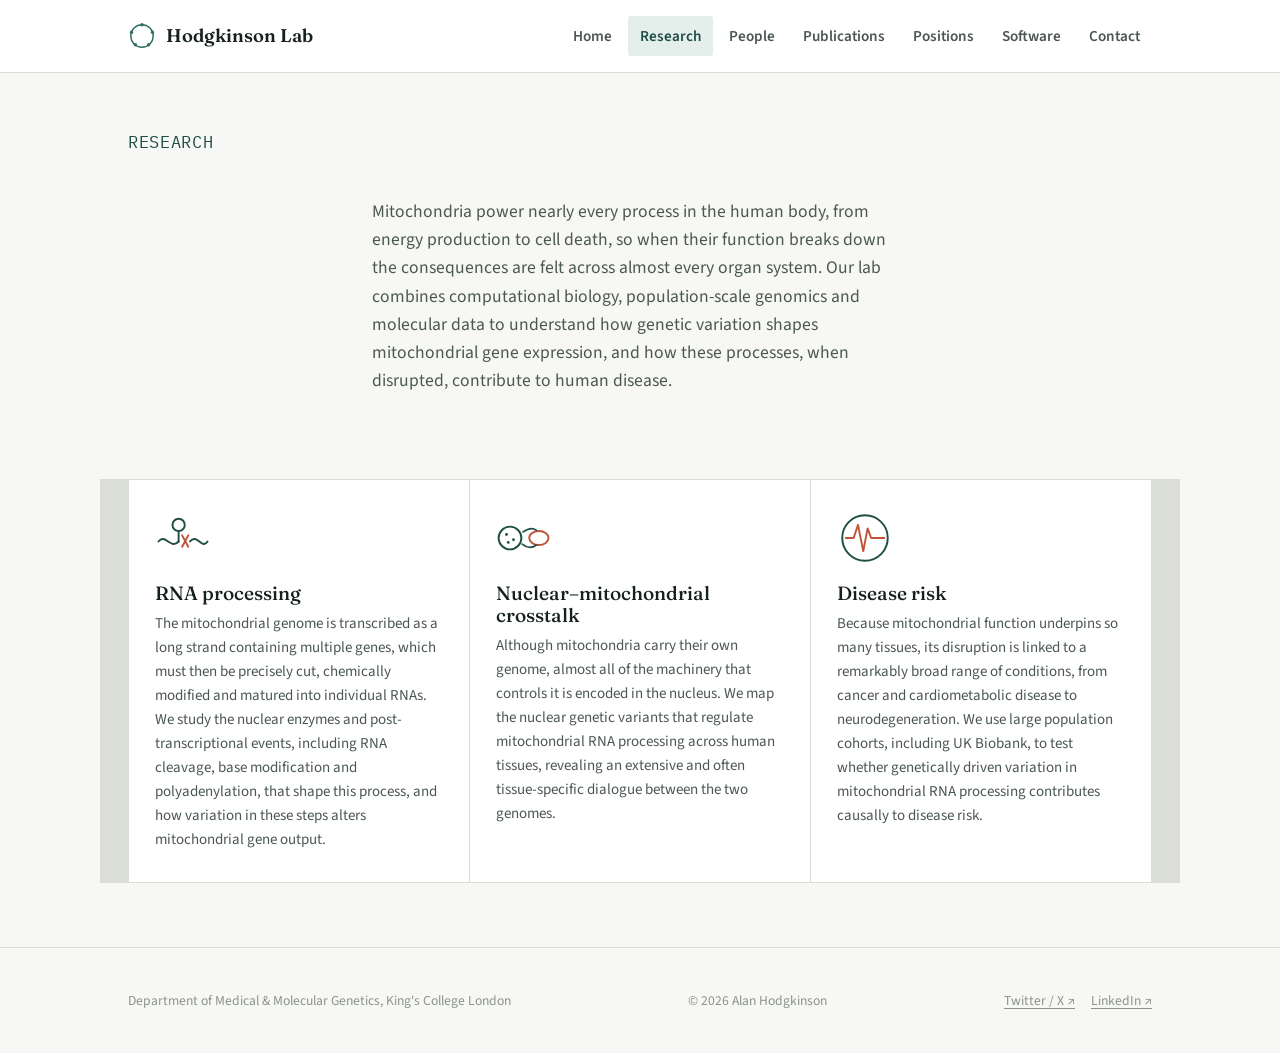
<file: docs/research.html>
<!DOCTYPE html>
<html lang="en">
<head>
<meta charset="UTF-8">
<meta name="viewport" content="width=device-width, initial-scale=1">
<title>Research | Hodgkinson Lab</title>
<meta name="description" content="Mitochondrial genomics and RNA processing research at the Hodgkinson Lab, King&#39;s College London.">
<link rel="canonical" href="https://www.hodgkinsonlab.org/research.html">
<link rel="icon" href="assets/images/favicon.svg" type="image/svg+xml">
<link rel="preconnect" href="https://fonts.googleapis.com">
<link rel="preconnect" href="https://fonts.gstatic.com" crossorigin>
<link href="https://fonts.googleapis.com/css2?family=Fraunces:opsz,wght@9..144,400;9..144,500;9..144,600&family=Source+Sans+3:wght@400;600;700&family=IBM+Plex+Mono:wght@400;500&display=swap" rel="stylesheet">
<link rel="stylesheet" href="assets/css/style.css">
</head>
<body>

<a class="skip-link" href="#main">Skip to content</a>

<header class="site-header">
  <div class="wrap header-inner">
    <a class="wordmark" href="index.html">
      <span class="wordmark-ring" aria-hidden="true">
        <svg viewBox="0 0 40 40" width="28" height="28">
          <circle cx="20" cy="20" r="16" fill="none" stroke="currentColor" stroke-width="2"/>
          <circle cx="20" cy="4" r="2.4" fill="currentColor"/>
          <circle cx="34.9" cy="14.6" r="2.4" fill="currentColor"/>
          <circle cx="29.4" cy="32.5" r="2.4" fill="currentColor"/>
          <circle cx="10.6" cy="32.5" r="2.4" fill="currentColor"/>
          <circle cx="5.1" cy="14.6" r="2.4" fill="currentColor"/>
        </svg>
      </span>
      Hodgkinson Lab
    </a>
    <button class="nav-toggle" aria-expanded="false" aria-controls="site-nav" id="navToggle">
      <span></span><span></span><span></span>
      <span class="sr-only">Menu</span>
    </button>
    <nav class="site-nav" id="site-nav">
      <a href="index.html">Home</a>
      <a href="research.html" class="active" aria-current="page">Research</a>
      <a href="people.html">People</a>
      <a href="publications.html">Publications</a>
      <a href="positions.html">Positions</a>
      <a href="software.html">Software</a>
      <a href="contact.html">Contact</a>
    </nav>
  </div>
</header>

<main id="main">

<section class="wrap page-header">
  <p class="eyebrow">Research</p>
</section>

<section class="wrap prose-block">
  <p class="lede">
    Mitochondria power nearly every process in the human body, from energy
    production to cell death, so when their function breaks down the
    consequences are felt across almost every organ system. Our lab combines
    computational biology, population-scale genomics and molecular data to
    understand how genetic variation shapes mitochondrial gene expression,
    and how these processes, when disrupted, contribute to human disease.
  </p>
</section>

<section class="wrap theme-grid">
  <article class="theme-card">
    <div class="theme-icon-wrap"><svg class="theme-icon" viewBox="0 0 64 64" role="img" aria-label="RNA strand with a cleavage site and a hairpin loop">
  <path class="ti-stroke" d="M4,36 C12,26 18,46 27,36" />
  <path class="ti-stroke" d="M27,36 L27,24" />
  <circle class="ti-stroke ti-fill-none" cx="27" cy="17" r="7" />
  <path class="ti-stroke ti-accent" d="M31,29 L38,42" />
  <path class="ti-stroke ti-accent" d="M38,29 L31,42" />
  <path class="ti-stroke" d="M40,36 C48,26 54,46 60,36" />
</svg></div>
    <h2>RNA processing</h2>
    <p>
      The mitochondrial genome is transcribed as a long strand containing
      multiple genes, which must then be precisely cut,
      chemically modified and matured into individual RNAs. We study the
      nuclear enzymes and post-transcriptional events, including RNA
      cleavage, base modification and polyadenylation, that shape this
      process, and how variation in these steps alters mitochondrial gene
      output.
    </p>
  </article>

  <article class="theme-card">
    <div class="theme-icon-wrap"><svg class="theme-icon" viewBox="0 0 64 64" role="img" aria-label="Nucleus and mitochondrion connected by two-way regulatory signals">
  <circle class="ti-stroke ti-fill-none" cx="16" cy="32" r="13" />
  <circle class="ti-stroke ti-dot" cx="12" cy="28" r="1.6" />
  <circle class="ti-stroke ti-dot" cx="20" cy="34" r="1.6" />
  <circle class="ti-stroke ti-dot" cx="14" cy="37" r="1.6" />
  <ellipse class="ti-stroke ti-fill-none ti-accent" cx="49" cy="32" rx="11" ry="8" />
  <path class="ti-stroke ti-arrow" d="M31,25 C38,20 42,20 46,23" />
  <path class="ti-stroke ti-arrow" d="M46,40 C41,44 36,44 30,39" />
</svg></div>
    <h2>Nuclear&ndash;mitochondrial crosstalk</h2>
    <p>
      Although mitochondria carry their own genome, almost all of the
      machinery that controls it is encoded in the nucleus. We map the
      nuclear genetic variants that regulate mitochondrial RNA processing
      across human tissues, revealing an extensive and often
      tissue-specific dialogue between the two genomes.
    </p>
  </article>

  <article class="theme-card">
    <div class="theme-icon-wrap"><svg class="theme-icon" viewBox="0 0 64 64" role="img" aria-label="Pulse trace representing disease-relevant tissues">
  <circle class="ti-stroke ti-fill-none" cx="32" cy="32" r="26" />
  <path class="ti-stroke ti-accent ti-pulse" d="M10,32 L19,32 L24,17 L30,47 L35,21 L39,32 L54,32" />
</svg></div>
    <h2>Disease risk</h2>
    <p>
      Because mitochondrial function underpins so many tissues, its
      disruption is linked to a remarkably broad range of conditions, from
      cancer and cardiometabolic disease to neurodegeneration. We use large
      population cohorts, including UK Biobank, to test whether genetically
      driven variation in mitochondrial RNA processing contributes causally
      to disease risk.
    </p>
  </article>
</section>

</main>

<footer class="site-footer">
  <div class="wrap footer-inner">
    <p class="footer-dept">Department of Medical &amp; Molecular Genetics, King&#39;s College London</p>
    <p class="footer-copyright">&copy; 2026 Alan Hodgkinson</p>
    <div class="footer-social">
      <a class="footer-twitter" href="https://twitter.com/alanjhodgkinson" target="_blank" rel="noopener">Twitter / X &#8599;</a>
      <a class="footer-linkedin" href="https://www.linkedin.com/in/alan-hodgkinson-40875022a/" target="_blank" rel="noopener">LinkedIn &#8599;</a>
    </div>
  </div>
</footer>

<script src="assets/js/nav.js"></script>
</body>
</html>
</file>
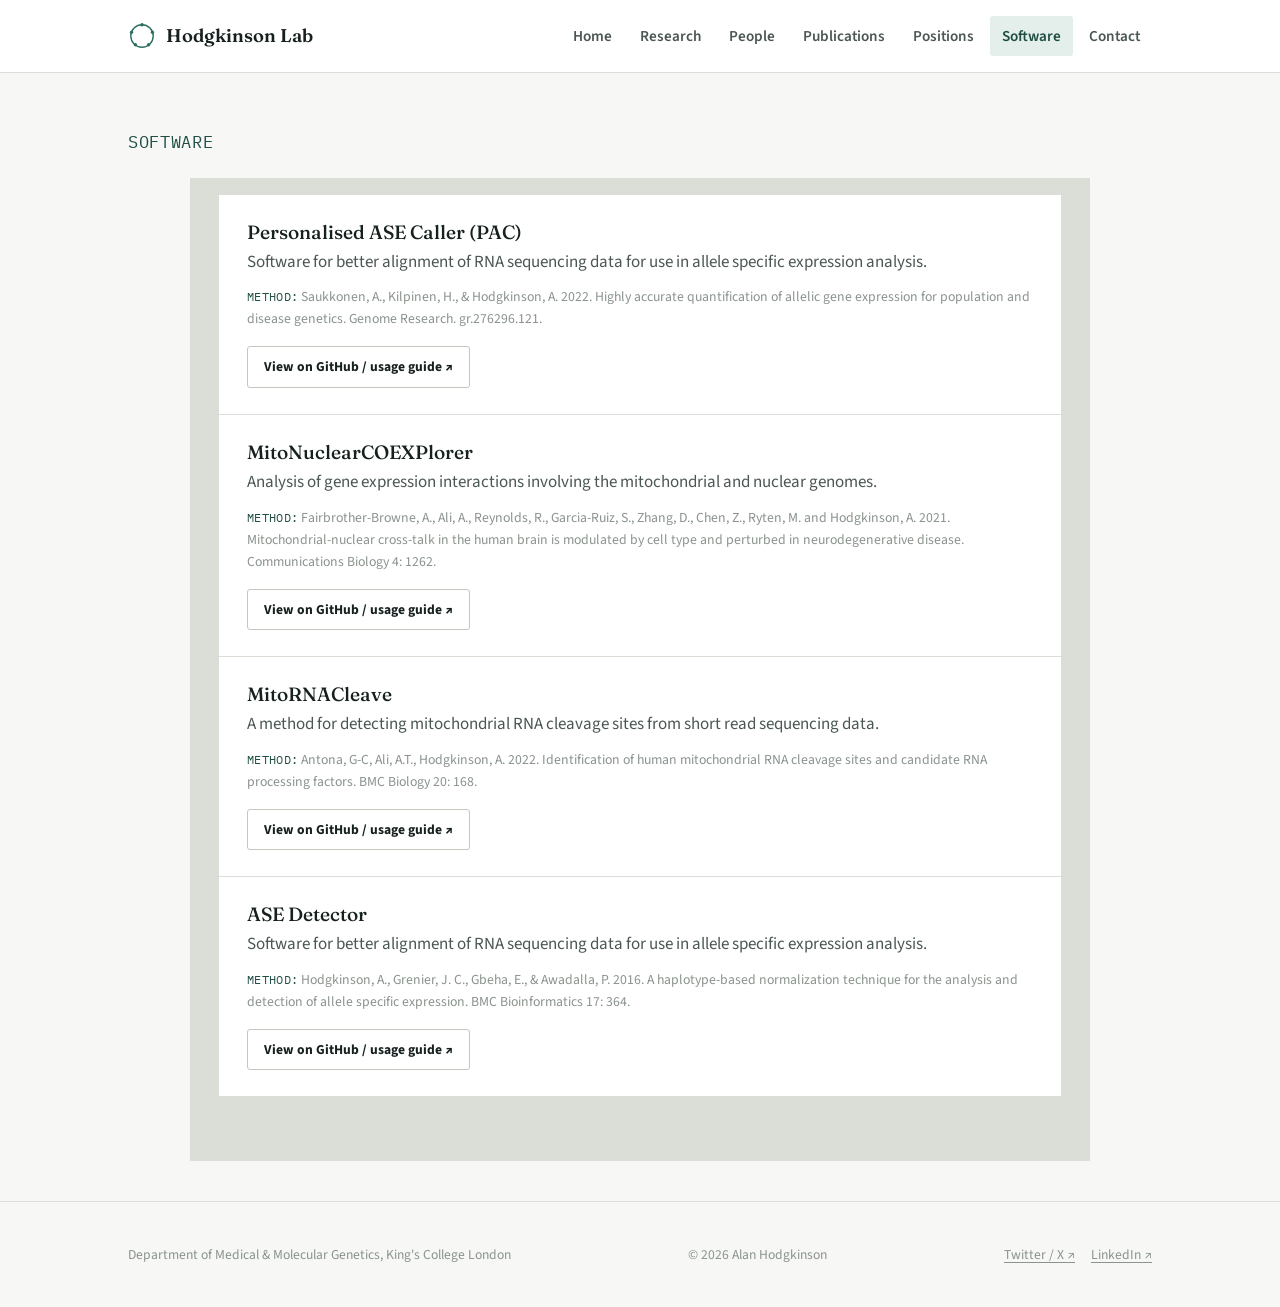
<file: docs/software.html>
<!DOCTYPE html>
<html lang="en">
<head>
<meta charset="UTF-8">
<meta name="viewport" content="width=device-width, initial-scale=1">
<title>Software | Hodgkinson Lab</title>
<meta name="description" content="Open-source software from the Hodgkinson Lab: PAC, MitoNuclearCOEXPlorer, MitoRNACleave and ASE Detector.">
<link rel="canonical" href="https://www.hodgkinsonlab.org/software.html">
<link rel="icon" href="assets/images/favicon.svg" type="image/svg+xml">
<link rel="preconnect" href="https://fonts.googleapis.com">
<link rel="preconnect" href="https://fonts.gstatic.com" crossorigin>
<link href="https://fonts.googleapis.com/css2?family=Fraunces:opsz,wght@9..144,400;9..144,500;9..144,600&family=Source+Sans+3:wght@400;600;700&family=IBM+Plex+Mono:wght@400;500&display=swap" rel="stylesheet">
<link rel="stylesheet" href="assets/css/style.css">
</head>
<body>

<a class="skip-link" href="#main">Skip to content</a>

<header class="site-header">
  <div class="wrap header-inner">
    <a class="wordmark" href="index.html">
      <span class="wordmark-ring" aria-hidden="true">
        <svg viewBox="0 0 40 40" width="28" height="28">
          <circle cx="20" cy="20" r="16" fill="none" stroke="currentColor" stroke-width="2"/>
          <circle cx="20" cy="4" r="2.4" fill="currentColor"/>
          <circle cx="34.9" cy="14.6" r="2.4" fill="currentColor"/>
          <circle cx="29.4" cy="32.5" r="2.4" fill="currentColor"/>
          <circle cx="10.6" cy="32.5" r="2.4" fill="currentColor"/>
          <circle cx="5.1" cy="14.6" r="2.4" fill="currentColor"/>
        </svg>
      </span>
      Hodgkinson Lab
    </a>
    <button class="nav-toggle" aria-expanded="false" aria-controls="site-nav" id="navToggle">
      <span></span><span></span><span></span>
      <span class="sr-only">Menu</span>
    </button>
    <nav class="site-nav" id="site-nav">
      <a href="index.html">Home</a>
      <a href="research.html">Research</a>
      <a href="people.html">People</a>
      <a href="publications.html">Publications</a>
      <a href="positions.html">Positions</a>
      <a href="software.html" class="active" aria-current="page">Software</a>
      <a href="contact.html">Contact</a>
    </nav>
  </div>
</header>

<main id="main">

<section class="wrap page-header">
  <p class="eyebrow">Software</p>
</section>

<section class="wrap software-list">
  <article class="software-entry">
    <h2 class="software-name">Personalised ASE Caller (PAC)</h2>
    <p class="software-desc">Software for better alignment of RNA sequencing data for use in allele specific expression analysis.
</p>
    <p class="software-method"><span class="label">Method:</span> Saukkonen, A., Kilpinen, H., &amp; Hodgkinson, A. 2022. Highly accurate quantification of allelic gene expression for population and disease genetics. Genome Research. gr.276296.121.
</p>
    <a class="button button-ghost button-small" href="https://github.com/anna-saukkonen/PAC" target="_blank" rel="noopener">View on GitHub / usage guide &#8599;</a>
  </article>
  <article class="software-entry">
    <h2 class="software-name">MitoNuclearCOEXPlorer</h2>
    <p class="software-desc">Analysis of gene expression interactions involving the mitochondrial and nuclear genomes.
</p>
    <p class="software-method"><span class="label">Method:</span> Fairbrother-Browne, A., Ali, A., Reynolds, R., Garcia-Ruiz, S., Zhang, D., Chen, Z., Ryten, M. and Hodgkinson, A. 2021. Mitochondrial-nuclear cross-talk in the human brain is modulated by cell type and perturbed in neurodegenerative disease. Communications Biology 4: 1262.
</p>
    <a class="button button-ghost button-small" href="http://www.ainefairbrotherbrowne.shinyapps.io/MitoNuclearCOEXPlorer/weblinks" target="_blank" rel="noopener">View on GitHub / usage guide &#8599;</a>
  </article>
  <article class="software-entry">
    <h2 class="software-name">MitoRNACleave</h2>
    <p class="software-desc">A method for detecting mitochondrial RNA cleavage sites from short read sequencing data.
</p>
    <p class="software-method"><span class="label">Method:</span> Antona, G-C, Ali, A.T., Hodgkinson, A. 2022. Identification of human mitochondrial RNA cleavage sites and candidate RNA processing factors. BMC Biology 20: 168.
</p>
    <a class="button button-ghost button-small" href="https://github.com/gcarbajosa/Mitochondrial_RNA_Cleavage" target="_blank" rel="noopener">View on GitHub / usage guide &#8599;</a>
  </article>
  <article class="software-entry">
    <h2 class="software-name">ASE Detector</h2>
    <p class="software-desc">Software for better alignment of RNA sequencing data for use in allele specific expression analysis.
</p>
    <p class="software-method"><span class="label">Method:</span> Hodgkinson, A., Grenier, J. C., Gbeha, E., &amp; Awadalla, P. 2016. A haplotype-based normalization technique for the analysis and detection of allele specific expression. BMC Bioinformatics 17: 364.
</p>
    <a class="button button-ghost button-small" href="https://github.com/AJHodgkinson/ASE" target="_blank" rel="noopener">View on GitHub / usage guide &#8599;</a>
  </article>
</section>

</main>

<footer class="site-footer">
  <div class="wrap footer-inner">
    <p class="footer-dept">Department of Medical &amp; Molecular Genetics, King&#39;s College London</p>
    <p class="footer-copyright">&copy; 2026 Alan Hodgkinson</p>
    <div class="footer-social">
      <a class="footer-twitter" href="https://twitter.com/alanjhodgkinson" target="_blank" rel="noopener">Twitter / X &#8599;</a>
      <a class="footer-linkedin" href="https://www.linkedin.com/in/alan-hodgkinson-40875022a/" target="_blank" rel="noopener">LinkedIn &#8599;</a>
    </div>
  </div>
</footer>

<script src="assets/js/nav.js"></script>
</body>
</html>
</file>
<file: docs/assets/css/style.css>
/* ---------------------------------------------------------
   Hodgkinson Lab — design tokens
   Palette drawn from fluorescence-microscopy mitochondrial
   staining (teal ~ MitoTracker Green, coral ~ MitoTracker Red)
   on a cool paper-white ground with journal-style typesetting.
--------------------------------------------------------- */
:root {
  --paper: #F7F8F6;
  --paper-raised: #FFFFFF;
  --ink: #16211F;
  --ink-soft: #4B5751;
  --ink-faint: #8A938D;
  --line: #DBDED6;
  --line-strong: #C3C8BE;
  --teal: #2F6F62;
  --teal-deep: #1F4E45;
  --teal-tint: #E4EEEA;
  --coral: #BF5237;

  --font-display: "Fraunces", Georgia, "Times New Roman", serif;
  --font-body: "Source Sans 3", -apple-system, BlinkMacSystemFont, "Segoe UI", sans-serif;
  --font-mono: "IBM Plex Mono", ui-monospace, SFMono-Regular, Menlo, monospace;

  --max-width: 1080px;
  --radius: 3px;
}

* { box-sizing: border-box; }
html { scroll-behavior: smooth; }

body {
  margin: 0;
  background: var(--paper);
  color: var(--ink);
  font-family: var(--font-body);
  font-size: 17px;
  line-height: 1.6;
  -webkit-font-smoothing: antialiased;
}

img { max-width: 100%; display: block; }

.wrap {
  max-width: var(--max-width);
  margin: 0 auto;
  padding: 0 28px;
}

a {
  color: var(--teal-deep);
  text-decoration-thickness: 1px;
  text-underline-offset: 3px;
}
a:hover { color: var(--coral); }

.sr-only {
  position: absolute;
  width: 1px; height: 1px;
  padding: 0; margin: -1px;
  overflow: hidden;
  clip: rect(0,0,0,0);
  white-space: nowrap; border: 0;
}

.skip-link {
  position: absolute;
  left: -9999px;
  top: 0;
  background: var(--ink);
  color: var(--paper);
  padding: 10px 18px;
  z-index: 100;
}
.skip-link:focus {
  left: 12px;
  top: 12px;
}

:focus-visible {
  outline: 2px solid var(--coral);
  outline-offset: 3px;
}

h1, h2, h3 {
  font-family: var(--font-display);
  font-weight: 500;
  line-height: 1.15;
  margin: 0 0 0.5em;
  color: var(--ink);
}

/* ---------------------------------------------------------
   Header / nav
--------------------------------------------------------- */
.site-header {
  border-bottom: 1px solid var(--line);
  background: var(--paper-raised);
  position: sticky;
  top: 0;
  z-index: 50;
}

.header-inner {
  display: flex;
  align-items: center;
  justify-content: space-between;
  padding-top: 16px;
  padding-bottom: 16px;
  gap: 20px;
}

.wordmark {
  display: flex;
  align-items: center;
  gap: 10px;
  font-family: var(--font-display);
  font-size: 1.15rem;
  font-weight: 600;
  color: var(--ink);
  text-decoration: none;
  white-space: nowrap;
}
.wordmark-ring {
  color: var(--teal);
  display: inline-flex;
}

.site-nav {
  display: flex;
  flex-wrap: wrap;
  gap: 6px 4px;
  justify-content: flex-end;
}
.site-nav a {
  font-family: var(--font-body);
  font-size: 0.95rem;
  font-weight: 600;
  color: var(--ink-soft);
  text-decoration: none;
  padding: 8px 12px;
  border-radius: var(--radius);
}
.site-nav a:hover { color: var(--teal-deep); background: var(--teal-tint); }
.site-nav a.active {
  color: var(--teal-deep);
  background: var(--teal-tint);
}

.nav-toggle {
  display: none;
  flex-direction: column;
  justify-content: center;
  gap: 5px;
  width: 38px; height: 38px;
  background: none;
  border: 1px solid var(--line-strong);
  border-radius: var(--radius);
  cursor: pointer;
}
.nav-toggle span {
  display: block;
  height: 2px;
  width: 18px;
  margin: 0 auto;
  background: var(--ink);
}

/* ---------------------------------------------------------
   Hero
--------------------------------------------------------- */
.hero {
  display: grid;
  grid-template-columns: 1fr 1fr;
  align-items: center;
  gap: 48px;
  padding: 64px 28px 40px;
}

.eyebrow {
  font-family: var(--font-mono);
  font-size: 1.05rem;
  letter-spacing: 0.04em;
  text-transform: uppercase;
  color: var(--teal-deep);
  margin: 0 0 14px;
}

.hero h1 {
  font-size: clamp(1.9rem, 3.2vw, 2.5rem);
  max-width: 14ch;
  margin-bottom: 0.5em;
}

.hero-lede {
  font-size: 1.08rem;
  color: var(--ink-soft);
  max-width: 46ch;
  margin: 0 0 28px;
}

.hero-actions {
  display: flex;
  gap: 12px;
  flex-wrap: wrap;
}

.button {
  display: inline-block;
  font-family: var(--font-body);
  font-weight: 700;
  font-size: 0.95rem;
  padding: 12px 22px;
  border-radius: var(--radius);
  text-decoration: none;
  border: 1px solid transparent;
}
.button-primary {
  background: var(--teal-deep);
  color: var(--paper-raised);
}
.button-primary:hover { background: var(--ink); color: var(--paper-raised); }
.button-ghost {
  border-color: var(--line-strong);
  color: var(--ink);
}
.button-ghost:hover { border-color: var(--teal-deep); color: var(--teal-deep); background: var(--teal-tint); }
.button-small { padding: 9px 16px; font-size: 0.85rem; }

.hero-art {
  display: flex;
  flex-direction: column;
  align-items: center;
  gap: 10px;
}

.mito-hero {
  width: 100%;
  max-width: 400px;
  height: auto;
}
.mito-outer {
  stroke: none;
}
.mito-outline {
  fill: none;
  stroke: var(--teal-deep);
  stroke-width: 2.5;
}
.mito-inner {
  fill: none;
  stroke: var(--teal);
  stroke-width: 1.3;
  opacity: 0.55;
}
.mito-cristae path {
  fill: none;
  stroke: var(--teal);
  stroke-width: 3;
  stroke-linecap: round;
  opacity: 0.75;
}
.mito-cristae path:nth-child(even) {
  stroke: var(--teal-deep);
  opacity: 0.55;
}
.mito-nucleoid circle {
  fill: var(--coral);
  opacity: 0.85;
}
.mito-ring-nucleoid circle {
  fill: none;
  stroke: var(--coral);
  stroke-width: 1.6;
}
.mito-ring-nucleoid circle:not(:first-child) {
  fill: var(--coral);
  stroke: none;
}

.hero-art-caption {
  font-family: var(--font-mono);
  font-size: 0.78rem;
  color: var(--ink-faint);
  letter-spacing: 0.02em;
  margin: 0;
}

/* ---------------------------------------------------------
   Funding strip
--------------------------------------------------------- */
.funding-strip {
  border-top: 1px solid var(--line);
  border-bottom: 1px solid var(--line);
  padding: 18px 28px;
  margin-top: 8px;
}
.funding-strip p {
  margin: 0;
  font-size: 0.92rem;
  color: var(--ink-soft);
  text-align: center;
}

/* ---------------------------------------------------------
   Generic page header / prose
--------------------------------------------------------- */
.page-header {
  padding: 56px 28px 8px;
}
.page-header h1 {
  font-size: clamp(1.8rem, 3.4vw, 2.4rem);
  max-width: 22ch;
}
.alumni-header {
  padding-top: 20px;
}
.alumni-header h2 {
  font-family: var(--font-display);
  font-size: 1.6rem;
  border-top: 1px solid var(--line);
  padding-top: 40px;
}

.prose-block {
  padding: 20px 28px 56px;
  max-width: 74ch;
}
.prose-block .lede {
  font-size: 1.1rem;
  color: var(--ink-soft);
}
.prose-block p { margin: 0 0 1.1em; }

.position-block { margin-top: 28px; }
.position-block h2 {
  font-family: var(--font-display);
  font-size: 1.25rem;
}

/* ---------------------------------------------------------
   Research themes
--------------------------------------------------------- */
.theme-grid {
  display: grid;
  grid-template-columns: repeat(3, 1fr);
  gap: 1px;
  background: var(--line);
  border: 1px solid var(--line);
  margin: 8px auto 64px;
}
.theme-card {
  background: var(--paper-raised);
  padding: 30px 26px;
}
.theme-icon-wrap {
  width: 56px;
  height: 56px;
  margin-bottom: 16px;
}
.theme-icon { width: 100%; height: 100%; }
.theme-icon .ti-stroke {
  stroke: var(--teal-deep);
  stroke-width: 2.2;
  fill: none;
  stroke-linecap: round;
  stroke-linejoin: round;
}
.theme-icon .ti-fill-none { fill: none; }
.theme-icon .ti-accent { stroke: var(--coral); }
.theme-icon .ti-dot { fill: var(--teal-deep); stroke: none; }
.theme-icon .ti-arrow { stroke-width: 2; }
.theme-card h2 {
  font-family: var(--font-display);
  font-size: 1.2rem;
  margin-bottom: 8px;
}
.theme-card p {
  font-size: 0.94rem;
  color: var(--ink-soft);
  margin: 0;
}

/* ---------------------------------------------------------
   People grid
--------------------------------------------------------- */
.people-grid {
  display: grid;
  grid-template-columns: repeat(3, 1fr);
  gap: 36px;
  padding: 24px 28px 56px;
}
.person-card { display: flex; flex-direction: column; }
.person-photo {
  aspect-ratio: 4 / 5;
  background: var(--teal-tint);
  border-radius: var(--radius);
  overflow: hidden;
  margin-bottom: 14px;
  display: flex;
  align-items: center;
  justify-content: center;
}
.person-photo img { width: 100%; height: 100%; object-fit: cover; }
.person-photo-placeholder { color: var(--teal); opacity: 0.5; }
.person-name {
  font-family: var(--font-display);
  font-size: 1.15rem;
  margin-bottom: 2px;
}
.person-role {
  font-family: var(--font-mono);
  font-size: 0.78rem;
  text-transform: uppercase;
  letter-spacing: 0.03em;
  color: var(--teal-deep);
  margin: 0 0 10px;
}
.person-bio {
  font-size: 0.94rem;
  color: var(--ink-soft);
  margin: 0;
}

/* ---------------------------------------------------------
   Publications
--------------------------------------------------------- */
.pub-list {
  padding: 16px 28px 64px;
  max-width: 900px;
}
.pub-entry {
  display: grid;
  grid-template-columns: 64px 1fr;
  gap: 24px;
  padding: 18px 0;
  border-top: 1px solid var(--line);
}
.pub-entry:last-child { border-bottom: 1px solid var(--line); }
.pub-year {
  font-family: var(--font-mono);
  font-size: 0.88rem;
  color: var(--ink-faint);
  padding-top: 2px;
}
.pub-citation {
  font-size: 0.96rem;
  color: var(--ink);
}
.pub-link {
  font-family: var(--font-mono);
  font-size: 0.82rem;
  white-space: nowrap;
  margin-left: 6px;
}

/* ---------------------------------------------------------
   Software
--------------------------------------------------------- */
.software-list {
  padding: 16px 28px 64px;
  display: grid;
  gap: 1px;
  background: var(--line);
  border: 1px solid var(--line);
  max-width: 900px;
}
.software-entry {
  background: var(--paper-raised);
  padding: 26px 28px;
}
.software-name {
  font-family: var(--font-display);
  font-size: 1.2rem;
  margin-bottom: 6px;
}
.software-desc {
  color: var(--ink-soft);
  margin: 0 0 10px;
}
.software-method {
  font-size: 0.86rem;
  color: var(--ink-faint);
  margin: 0 0 16px;
}
.software-method .label {
  font-family: var(--font-mono);
  text-transform: uppercase;
  font-size: 0.72rem;
  letter-spacing: 0.03em;
  color: var(--teal-deep);
}

/* ---------------------------------------------------------
   Contact
--------------------------------------------------------- */
.contact-block {
  padding: 16px 28px 32px;
  display: grid;
  grid-template-columns: 1fr 1fr;
  gap: 40px;
  max-width: 900px;
}

.contact-map-wrap {
  padding: 0 28px 64px;
  display: flex;
  justify-content: center;
}
.contact-map {
  width: 100%;
  max-width: 900px;
  aspect-ratio: 16 / 8;
  border: 1px solid var(--line);
  border-radius: var(--radius);
  overflow: hidden;
}
.contact-map iframe {
  width: 100%;
  height: 100%;
  border: 0;
  display: block;
}
.contact-block address {
  font-style: normal;
  color: var(--ink-soft);
  line-height: 1.8;
}
.contact-details { margin: 0; }
.contact-details div { margin-bottom: 18px; }
.contact-details dt {
  font-family: var(--font-mono);
  font-size: 0.75rem;
  text-transform: uppercase;
  letter-spacing: 0.03em;
  color: var(--teal-deep);
  margin-bottom: 4px;
}
.contact-details dd {
  margin: 0;
  font-size: 1.02rem;
}

/* ---------------------------------------------------------
   Footer
--------------------------------------------------------- */
.site-footer {
  border-top: 1px solid var(--line);
  margin-top: 40px;
  padding: 28px 0;
}
.footer-inner {
  display: flex;
  flex-wrap: wrap;
  gap: 8px 20px;
  justify-content: space-between;
  align-items: center;
  font-size: 0.85rem;
  color: var(--ink-faint);
}
.footer-inner a { color: var(--ink-faint); }
.footer-inner a:hover { color: var(--coral); }
.footer-social {
  display: flex;
}
.footer-social a + a {
  margin-left: 16px;
}

/* ---------------------------------------------------------
   Responsive
--------------------------------------------------------- */
@media (max-width: 880px) {
  .people-grid { grid-template-columns: repeat(2, 1fr); }
  .contact-block { grid-template-columns: 1fr; }
}

@media (max-width: 760px) {
  .hero {
    grid-template-columns: 1fr;
    padding-top: 40px;
  }
  .hero-art { order: -1; max-width: 220px; margin: 0 auto 12px; }
  .theme-grid { grid-template-columns: 1fr; }
}

@media (max-width: 640px) {
  .nav-toggle { display: flex; }
  .site-nav {
    display: none;
    width: 100%;
    flex-direction: column;
    padding-top: 10px;
    border-top: 1px solid var(--line);
    margin-top: 12px;
  }
  .site-nav.open { display: flex; }
  .header-inner { flex-wrap: wrap; }
  .people-grid { grid-template-columns: 1fr; max-width: 360px; margin: 0 auto; }
  .pub-entry { grid-template-columns: 1fr; gap: 4px; }
}
</file>
